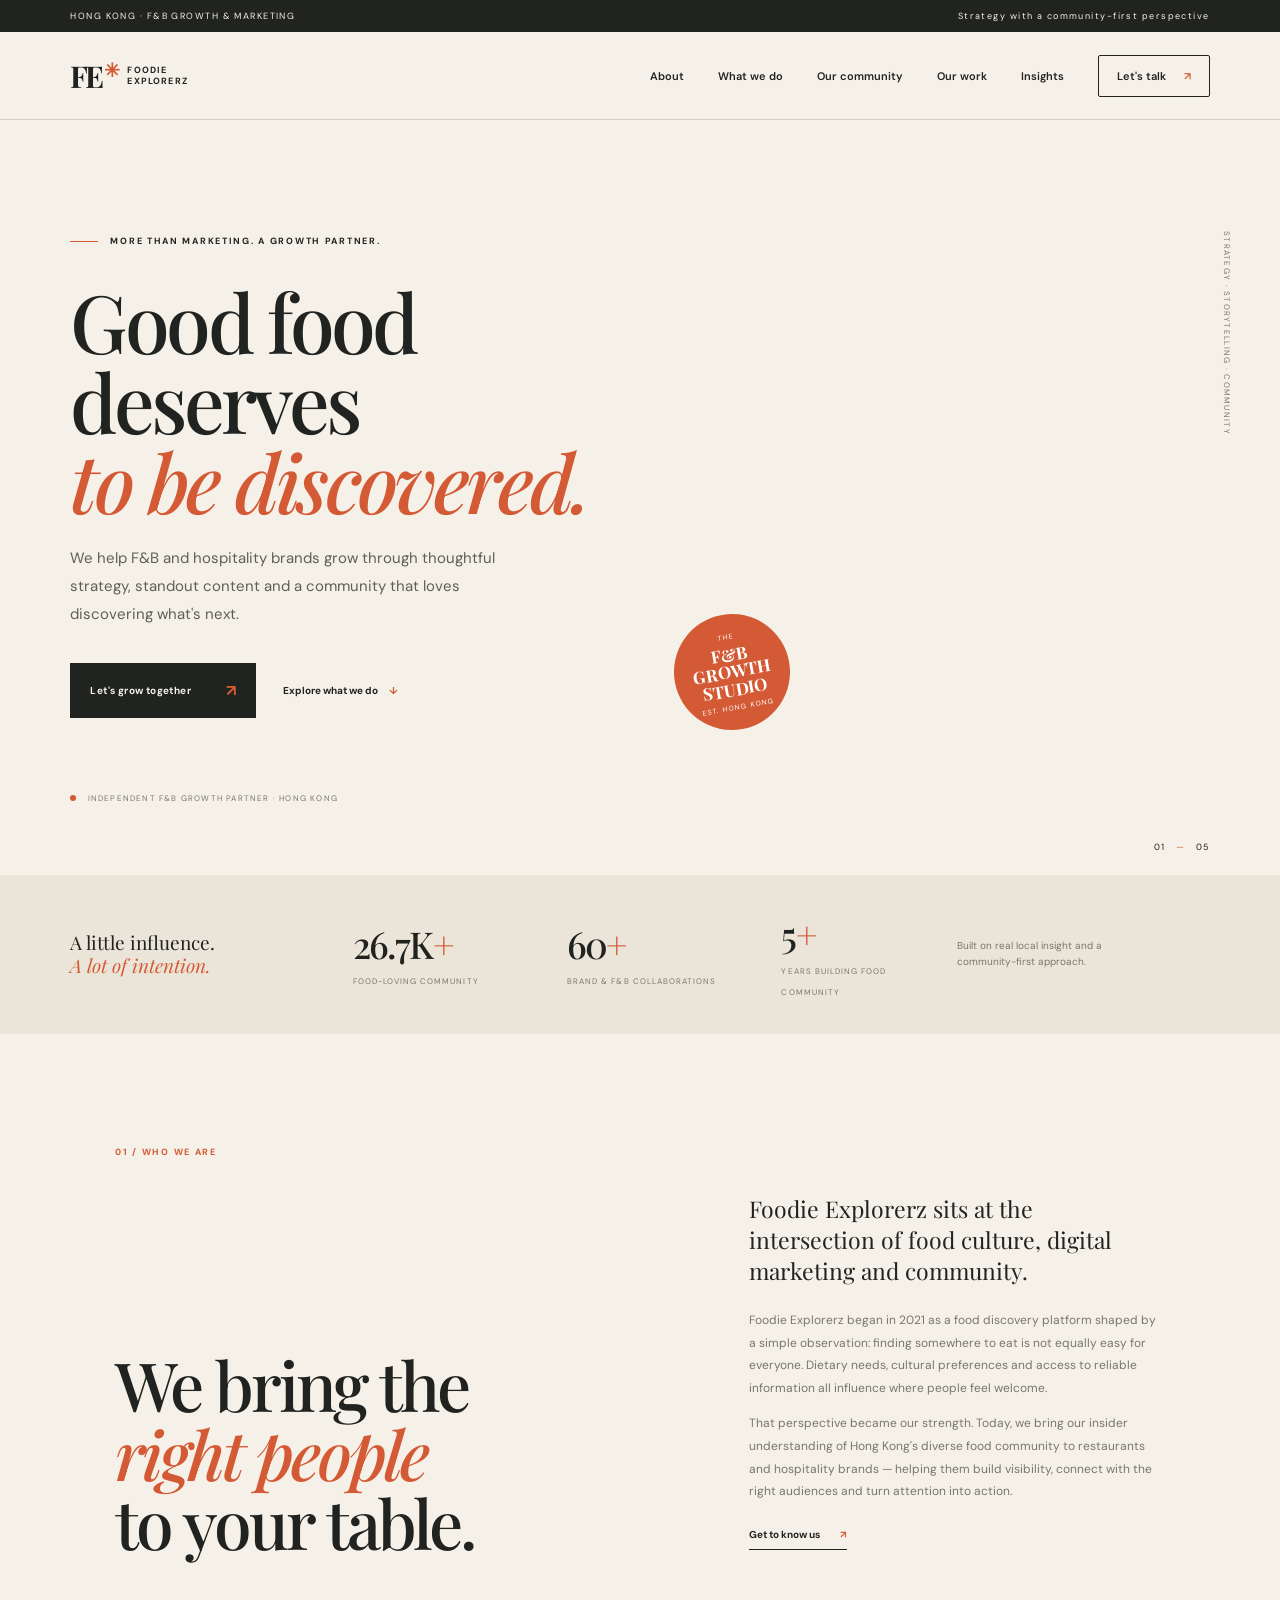
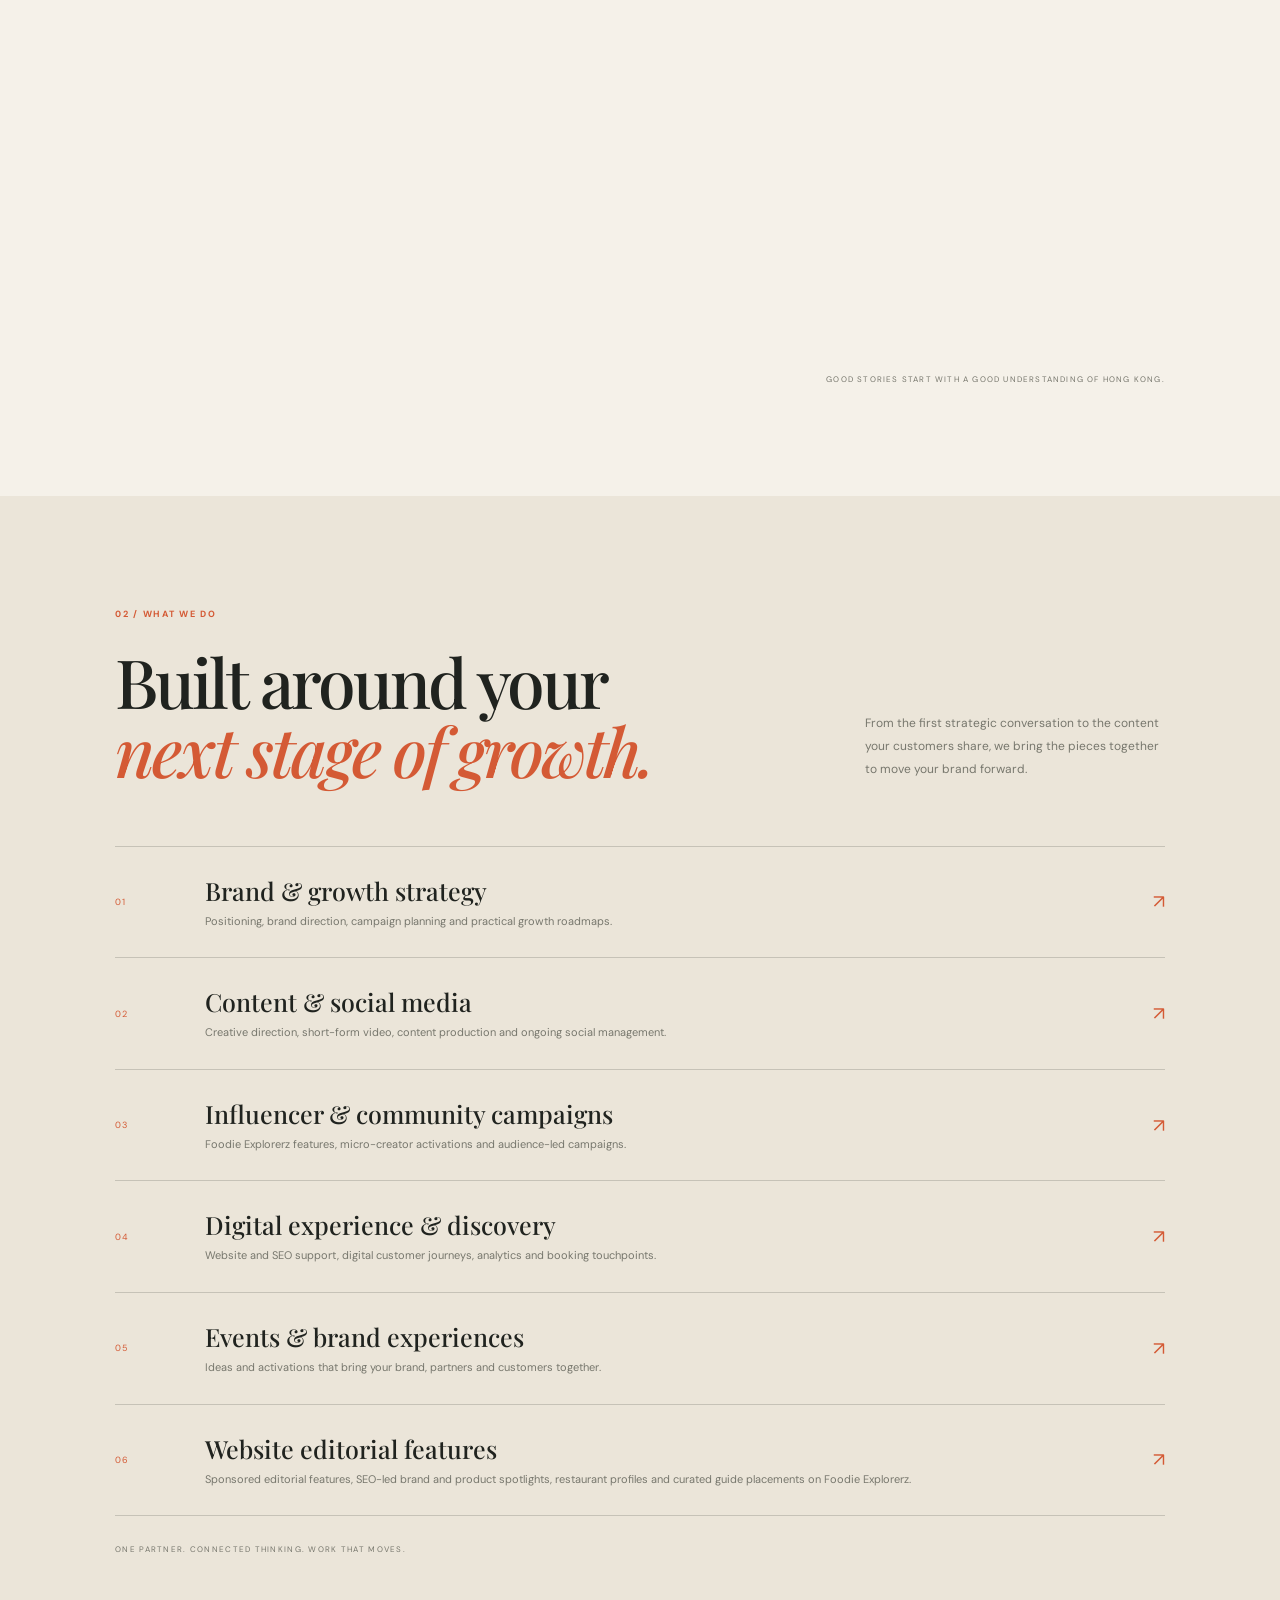
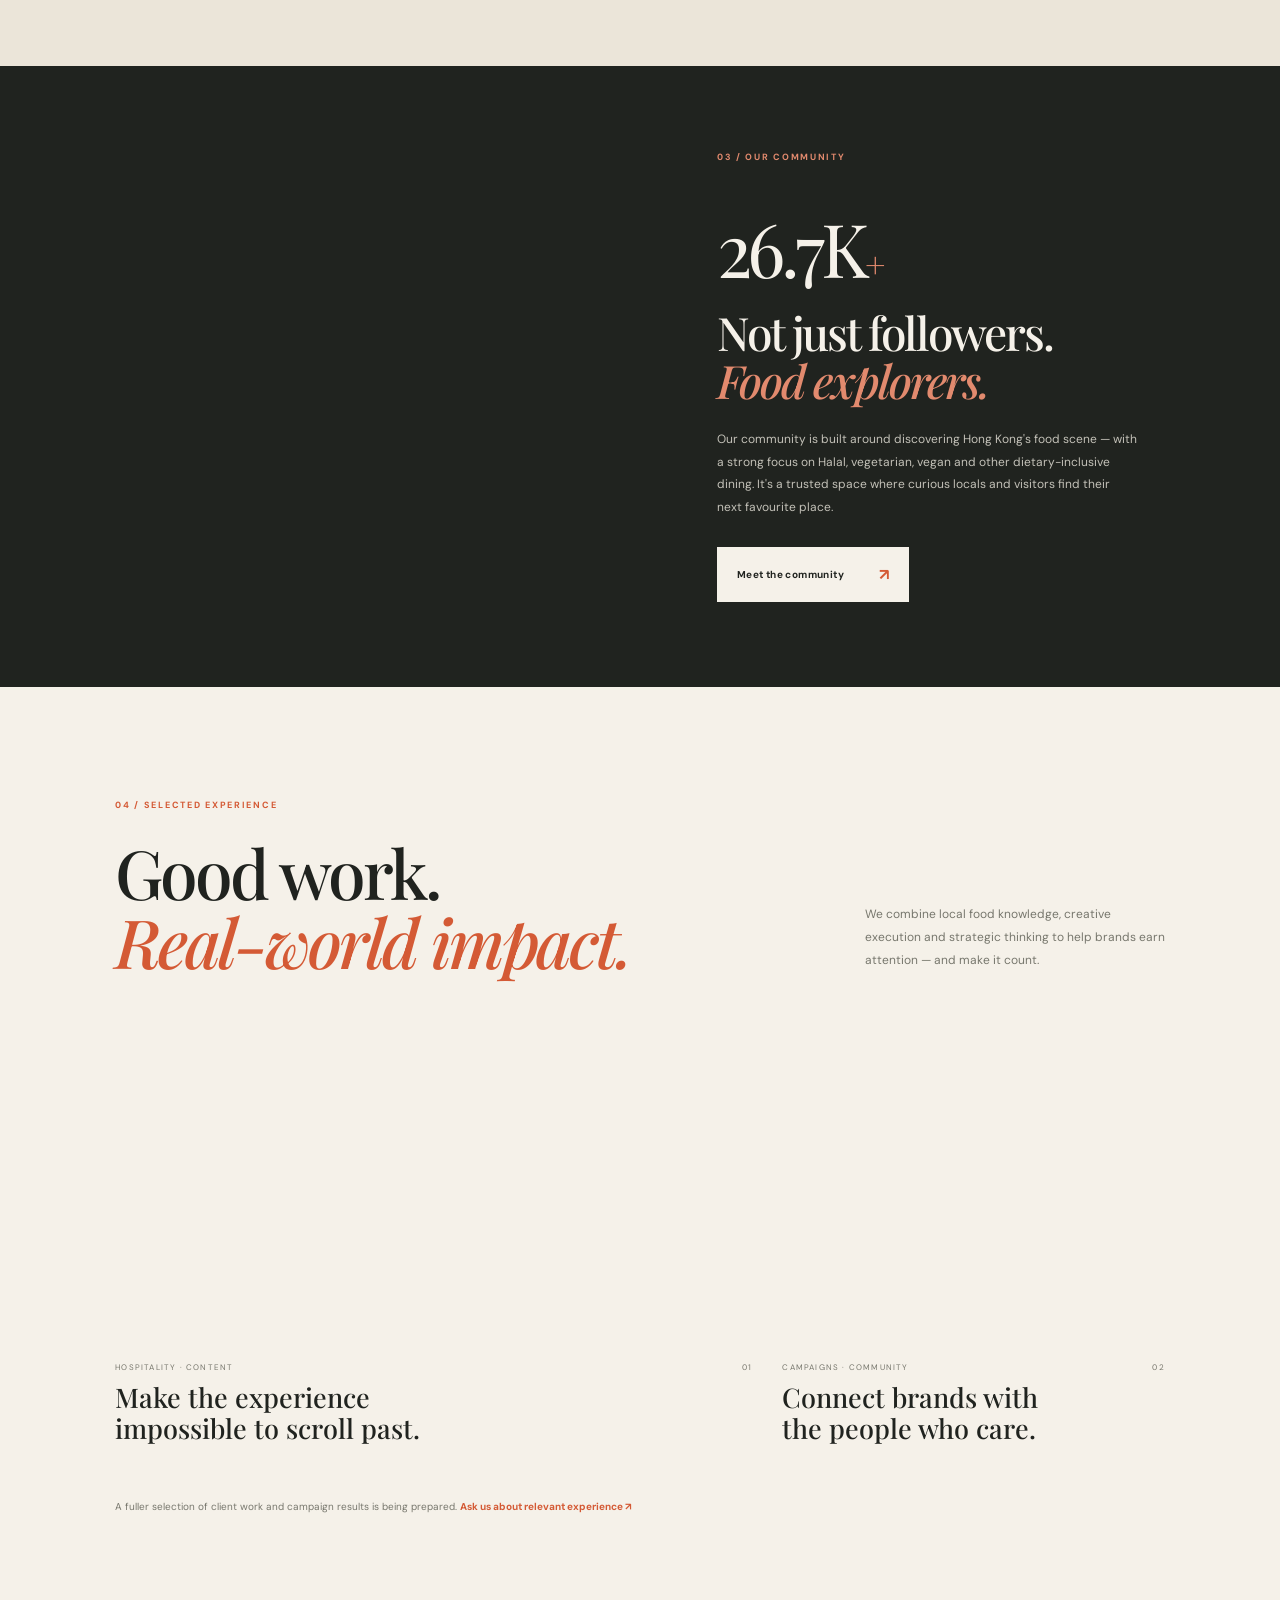
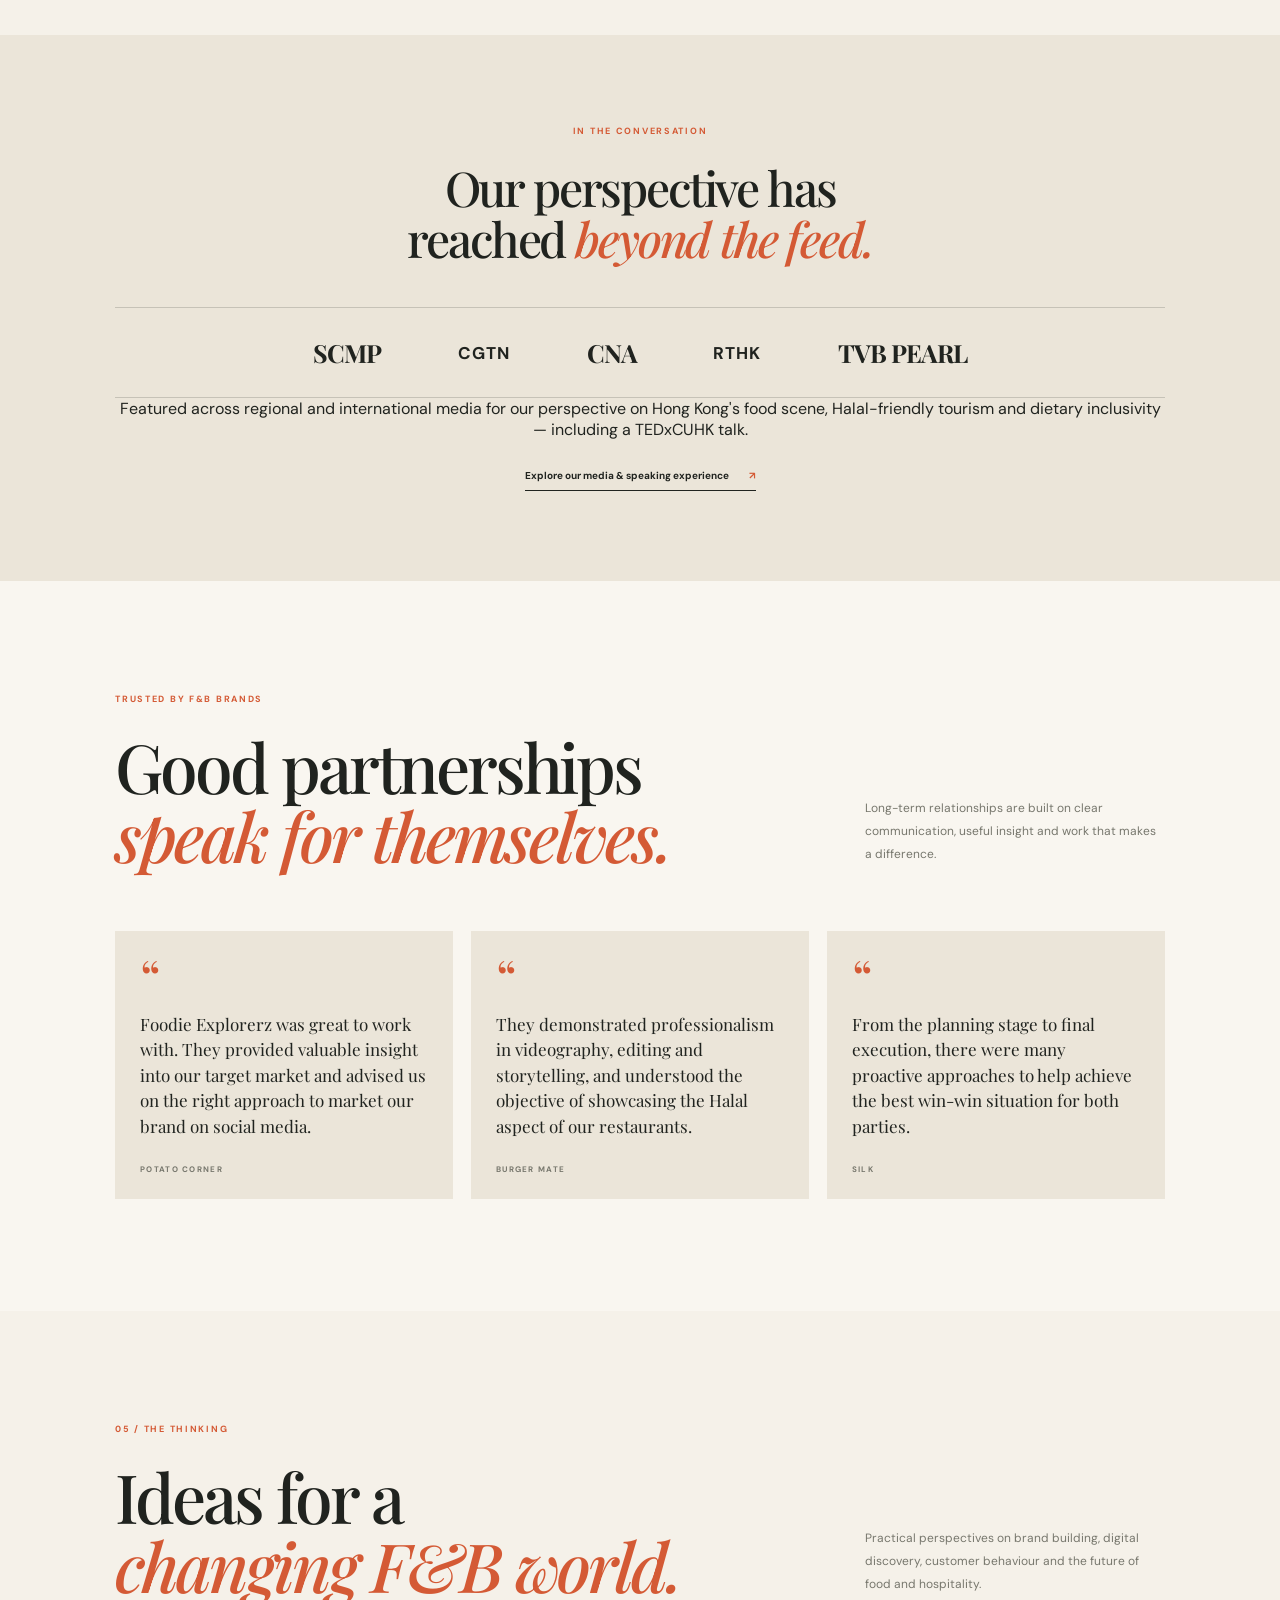
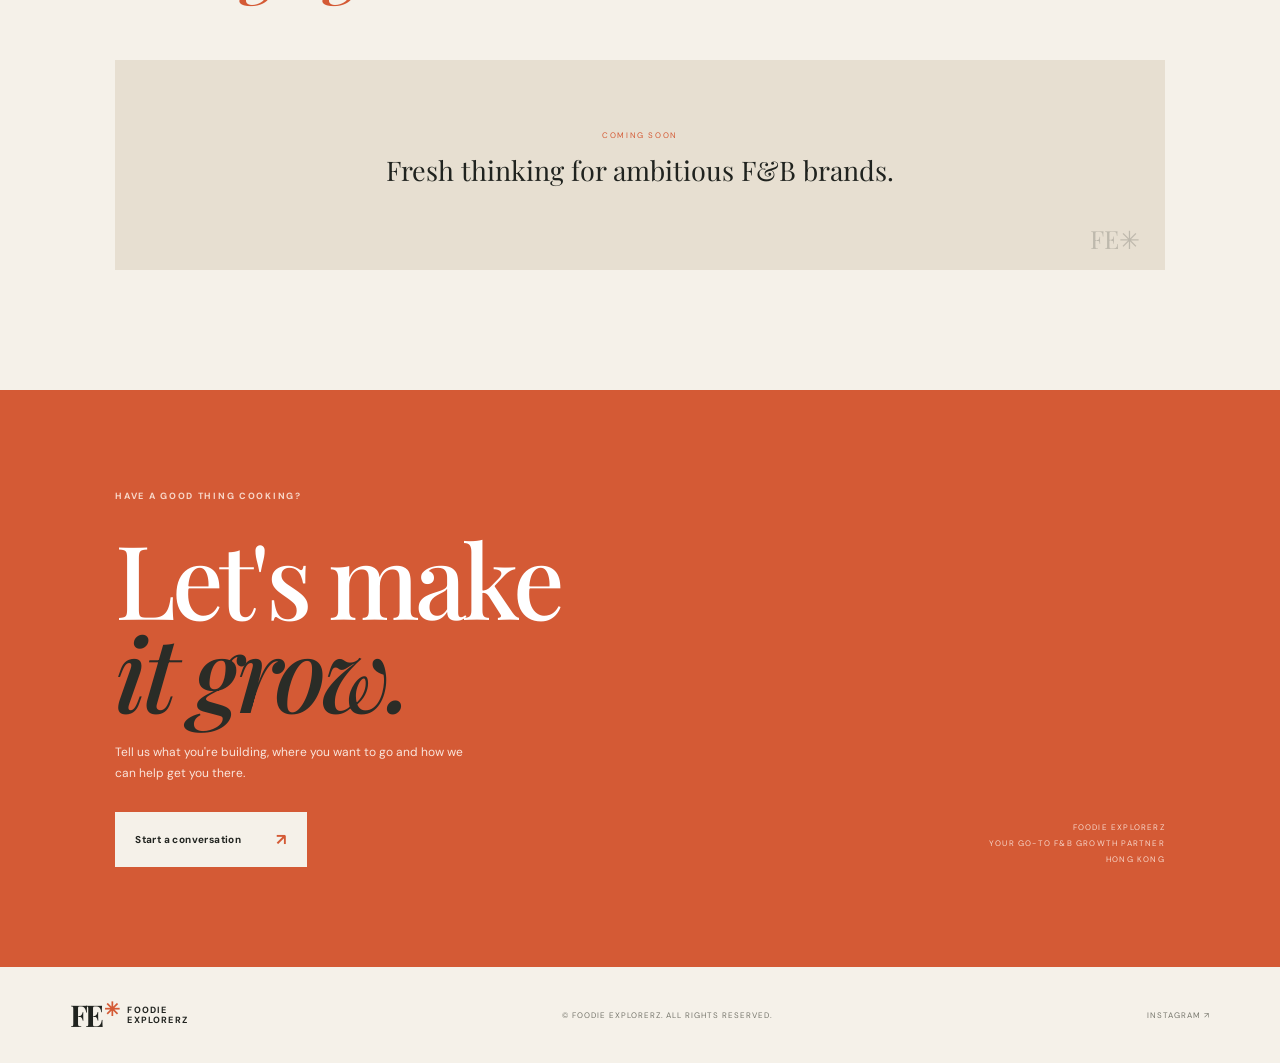
<file: index.html>
<!doctype html>
<html lang="en">
<head>
  <meta charset="utf-8">
  <meta name="viewport" content="width=device-width, initial-scale=1">
  <meta name="theme-color" content="#f5f1e9">
  <meta name="description" content="Foodie Explorerz is your go-to F&B growth partner in Hong Kong. We help food, restaurant and hospitality brands grow through strategy, content, community and campaigns.">
  <title>Foodie Explorerz — Your Go-to F&B Growth Partner</title>
  <link rel="preconnect" href="https://fonts.googleapis.com">
  <link rel="preconnect" href="https://fonts.gstatic.com" crossorigin>
  <link href="https://fonts.googleapis.com/css2?family=DM+Sans:wght@400;500;600;700&family=Playfair+Display:wght@500;600;700&display=swap" rel="stylesheet">
  <link rel="stylesheet" href="styles.css?v=20261123-hk-editorial">
</head>
<body>
  <div class="announcement"><span>HONG KONG · F&B GROWTH & MARKETING</span><span>Strategy with a community-first perspective</span></div>
  <header class="site-header">
    <a class="brand" href="#top" aria-label="Foodie Explorerz home"><span class="brand-mark">FE<span>✳</span></span><span class="brand-name">FOODIE<br>EXPLORERZ</span></a>
    <button class="menu-toggle" aria-label="Open navigation" aria-expanded="false">☰</button>
    <nav class="main-nav" aria-label="Main navigation">
      <a href="#about">About</a><a href="#services">What we do</a><a href="#community">Our community</a><a href="#work">Our work</a><a href="#insights">Insights</a>
      <a class="nav-cta" href="#contact">Let's talk <span>↗</span></a>
    </nav>
  </header>

  <main id="top">
    <section class="hero">
      <div class="hero-copy">
        <p class="eyebrow"><span class="eyebrow-line"></span> MORE THAN MARKETING. A GROWTH PARTNER.</p>
        <h1>Good food deserves<br><em>to be discovered.</em></h1>
        <p class="hero-intro">We help F&B and hospitality brands grow through thoughtful strategy, standout content and a community that loves discovering what's next.</p>
        <div class="hero-actions"><a class="button button-dark" href="#contact">Let's grow together <span>↗</span></a><a class="text-link" href="#services">Explore what we do <span>↓</span></a></div>
        <div class="hero-footnote"><span class="dot"></span> INDEPENDENT F&B GROWTH PARTNER · HONG KONG</div>
      </div>
      <div class="hero-visual">
        <div class="hero-photo photo-main" role="img" aria-label="Neon-lit streets and local food stalls in Mong Kok, Hong Kong"></div>
        <div class="hero-photo photo-detail" role="img" aria-label="A Hong Kong street-food vendor cooking at a night market"></div>
        <div class="photo-stamp"><span>THE</span><strong>F&B<br>GROWTH<br>STUDIO</strong><span>EST. HONG KONG</span></div>
        <div class="vertical-note">STRATEGY · STORYTELLING · COMMUNITY</div>
      </div>
      <div class="hero-index">01 <span>—</span> 05</div>
    </section>

    <section class="proof-strip" aria-label="Foodie Explorerz at a glance">
      <div class="proof-intro">A little influence.<br><em>A lot of intention.</em></div>
      <div class="proof-item"><strong>26.7K<span>+</span></strong><small>FOOD-LOVING COMMUNITY</small></div>
      <div class="proof-item"><strong>60<span>+</span></strong><small>BRAND & F&B COLLABORATIONS</small></div>
      <div class="proof-item"><strong>5<span>+</span></strong><small>YEARS BUILDING FOOD COMMUNITY</small></div>
      <p class="proof-note">Built on real local insight and a community-first approach.</p>
    </section>

    <section class="intro-section section-pad" id="about">
      <div class="section-kicker">01 / WHO WE ARE</div>
      <div class="intro-grid">
        <div><h2>We bring the<br><em>right people</em><br>to your table.</h2></div>
        <div class="intro-body"><p class="lead">Foodie Explorerz sits at the intersection of food culture, digital marketing and community.</p><p>Foodie Explorerz began in 2021 as a food discovery platform shaped by a simple observation: finding somewhere to eat is not equally easy for everyone. Dietary needs, cultural preferences and access to reliable information all influence where people feel welcome.</p><p>That perspective became our strength. Today, we bring our insider understanding of Hong Kong's diverse food community to restaurants and hospitality brands — helping them build visibility, connect with the right audiences and turn attention into action.</p><a class="underlined-link" href="#contact">Get to know us <span>↗</span></a></div>
      </div>
      <div class="intro-image" role="img" aria-label="A busy outdoor market street in Mong Kok, Hong Kong"></div>
      <p class="image-caption">GOOD STORIES START WITH A GOOD UNDERSTANDING OF HONG KONG.</p>
    </section>

    <section class="services-section section-pad" id="services">
      <div class="section-heading"><div><div class="section-kicker">02 / WHAT WE DO</div><h2>Built around your<br><em>next stage of growth.</em></h2></div><p>From the first strategic conversation to the content your customers share, we bring the pieces together to move your brand forward.</p></div>
      <div class="service-list">
        <article class="service-row"><span class="service-number">01</span><div><h3>Brand & growth strategy</h3><p>Positioning, brand direction, campaign planning and practical growth roadmaps.</p></div><span class="service-arrow">↗</span></article>
        <article class="service-row"><span class="service-number">02</span><div><h3>Content & social media</h3><p>Creative direction, short-form video, content production and ongoing social management.</p></div><span class="service-arrow">↗</span></article>
        <article class="service-row"><span class="service-number">03</span><div><h3>Influencer & community campaigns</h3><p>Foodie Explorerz features, micro-creator activations and audience-led campaigns.</p></div><span class="service-arrow">↗</span></article>
        <article class="service-row"><span class="service-number">04</span><div><h3>Digital experience & discovery</h3><p>Website and SEO support, digital customer journeys, analytics and booking touchpoints.</p></div><span class="service-arrow">↗</span></article>
        <article class="service-row"><span class="service-number">05</span><div><h3>Events & brand experiences</h3><p>Ideas and activations that bring your brand, partners and customers together.</p></div><span class="service-arrow">↗</span></article>
        <article class="service-row"><span class="service-number">06</span><div><h3>Website editorial features</h3><p>Sponsored editorial features, SEO-led brand and product spotlights, restaurant profiles and curated guide placements on Foodie Explorerz.</p></div><span class="service-arrow">↗</span></article>
      </div>
      <p class="services-foot">ONE PARTNER. CONNECTED THINKING. WORK THAT MOVES.</p>
    </section>

    <section class="community-section" id="community">
      <div class="community-photo" role="img" aria-label="A lively Hong Kong street market with local stalls and pedestrians"></div>
      <div class="community-copy"><div class="section-kicker">03 / OUR COMMUNITY</div><p class="giant-number">26.7K<span>+</span></p><h2>Not just followers.<br><em>Food explorers.</em></h2><p>Our community is built around discovering Hong Kong's food scene — with a strong focus on Halal, vegetarian, vegan and other dietary-inclusive dining. It's a trusted space where curious locals and visitors find their next favourite place.</p><a class="button button-light" href="https://www.instagram.com/foodie_explorerz/" target="_blank" rel="noopener">Meet the community <span>↗</span></a></div>
    </section>

    <section class="work-section section-pad" id="work">
      <div class="section-heading"><div><div class="section-kicker">04 / SELECTED EXPERIENCE</div><h2>Good work.<br><em>Real-world impact.</em></h2></div><p>We combine local food knowledge, creative execution and strategic thinking to help brands earn attention — and make it count.</p></div>
      <div class="work-grid">
        <div class="work-card work-card-large"><div class="work-image work-image-one" role="img" aria-label="Hong Kong neighbourhood street scene"></div><div class="work-meta"><span>HOSPITALITY · CONTENT</span><span>01</span></div><h3>Make the experience<br>impossible to scroll past.</h3></div>
        <div class="work-card"><div class="work-image work-image-two" role="img" aria-label="Hong Kong street-food vendor preparing food"></div><div class="work-meta"><span>CAMPAIGNS · COMMUNITY</span><span>02</span></div><h3>Connect brands with<br>the people who care.</h3></div>
      </div>
      <p class="portfolio-note">A fuller selection of client work and campaign results is being prepared. <a href="#contact">Ask us about relevant experience ↗</a></p>
    </section>

    <section class="press-section section-pad">
      <div class="section-kicker">IN THE CONVERSATION</div><h2>Our perspective has<br>reached <em>beyond the feed.</em></h2>
      <div class="press-logos"><span>SCMP</span><span>CGTN</span><span>CNA</span><span>RTHK</span><span>TVB PEARL</span></div>
      <p>Featured across regional and international media for our perspective on Hong Kong's food scene, Halal-friendly tourism and dietary inclusivity — including a TEDxCUHK talk.</p>
      <a class="underlined-link" href="https://www.ted.com/" target="_blank" rel="noopener">Explore our media & speaking experience <span>↗</span></a>
    </section>

    <section class="testimonials-section section-pad" id="testimonials">
      <div class="section-heading"><div><div class="section-kicker">TRUSTED BY F&B BRANDS</div><h2>Good partnerships<br><em>speak for themselves.</em></h2></div><p>Long-term relationships are built on clear communication, useful insight and work that makes a difference.</p></div>
      <div class="testimonial-grid">
        <blockquote><span>“</span><p>Foodie Explorerz was great to work with. They provided valuable insight into our target market and advised us on the right approach to market our brand on social media.</p><cite>POTATO CORNER</cite></blockquote>
        <blockquote><span>“</span><p>They demonstrated professionalism in videography, editing and storytelling, and understood the objective of showcasing the Halal aspect of our restaurants.</p><cite>BURGER MATE</cite></blockquote>
        <blockquote><span>“</span><p>From the planning stage to final execution, there were many proactive approaches to help achieve the best win-win situation for both parties.</p><cite>SILK</cite></blockquote>
      </div>
    </section>

    <section class="insights-section section-pad" id="insights">
      <div class="section-heading"><div><div class="section-kicker">05 / THE THINKING</div><h2>Ideas for a<br><em>changing F&B world.</em></h2></div><p>Practical perspectives on brand building, digital discovery, customer behaviour and the future of food and hospitality.</p></div>
      <div class="insight-placeholder"><span>COMING SOON</span><p>Fresh thinking for ambitious F&B brands.</p><span class="insight-mark">FE✳</span></div>
    </section>

    <section class="contact-section" id="contact">
      <div class="contact-inner"><div class="section-kicker">HAVE A GOOD THING COOKING?</div><h2>Let's make<br><em>it grow.</em></h2><p>Tell us what you're building, where you want to go and how we can help get you there.</p><a class="button button-light" href="https://www.instagram.com/foodie_explorerz/" target="_blank" rel="noopener">Start a conversation <span>↗</span></a></div>
      <div class="contact-side">FOODIE EXPLORERZ<br>YOUR GO-TO F&B GROWTH PARTNER<br>HONG KONG</div>
    </section>
  </main>
  <footer class="site-footer"><a class="brand brand-footer" href="#top"><span class="brand-mark">FE<span>✳</span></span><span class="brand-name">FOODIE<br>EXPLORERZ</span></a><span>© <span id="year"></span> FOODIE EXPLORERZ. ALL RIGHTS RESERVED.</span><a href="https://www.instagram.com/foodie_explorerz/" target="_blank" rel="noopener">INSTAGRAM ↗</a></footer>
  <script src="script.js"></script>
</body>
</html>
</file>
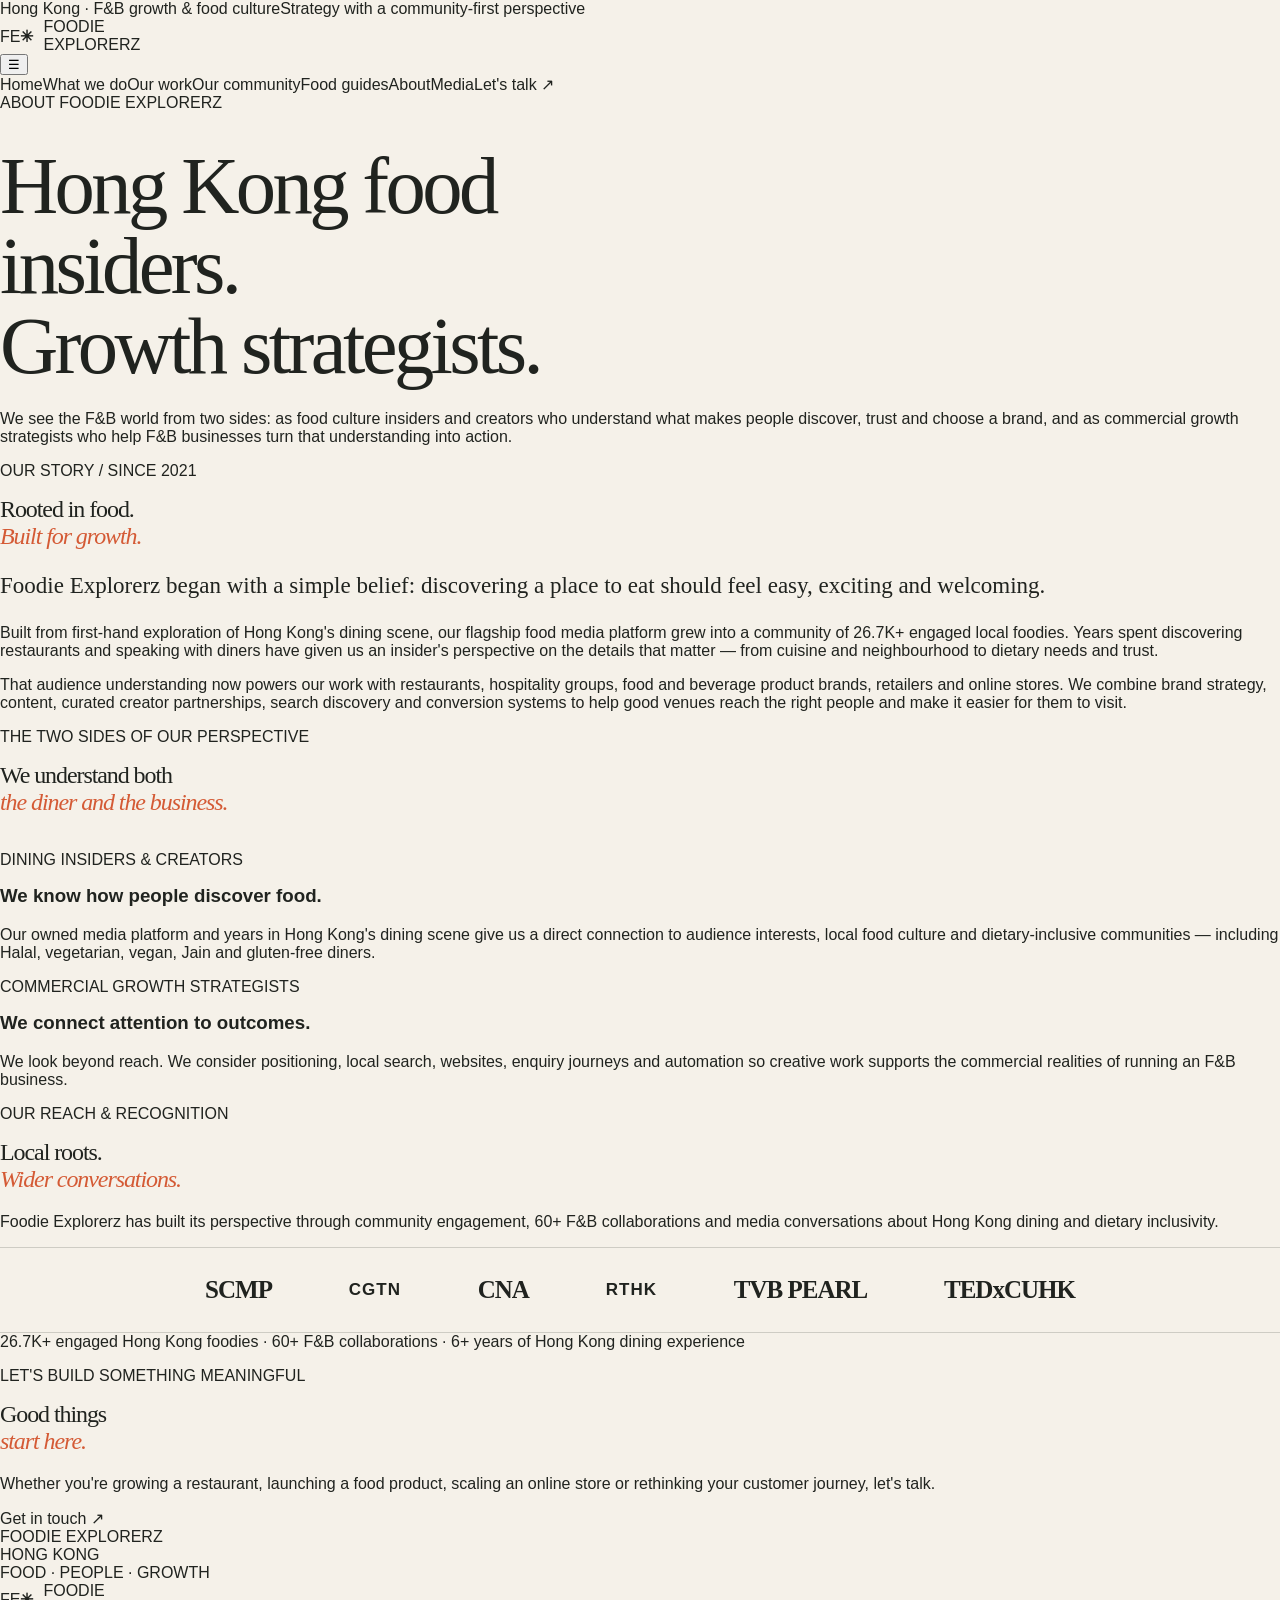
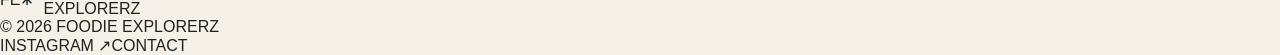
<file: about.html>
<!doctype html><html lang="en"><head><meta charset="utf-8"><meta name="viewport" content="width=device-width,initial-scale=1"><meta name="description" content="Hong Kong's F&B growth partner combining food media authority, curated creator campaigns, digital storefronts and smart booking workflows."><meta name="theme-color" content="#f6f2ea"><title>About Foodie Explorerz | Foodie Explorerz</title><link rel="stylesheet" href="styles.css?v=20261122-expanded-fnb"></head><body><div class="topline"><span>Hong Kong · F&B growth & food culture</span><span>Strategy with a community-first perspective</span></div><header class="header"><a class="brand" href="index.html"><span class="brand-symbol">FE<b>✳</b></span><span class="brand-word">FOODIE<br>EXPLORERZ</span></a><button class="menu" aria-label="Toggle navigation" aria-expanded="false">☰</button><nav class="nav"><a class="" href="index.html">Home</a><a class="" href="services.html">What we do</a><a class="" href="work.html">Our work</a><a href="community.html">Our community</a><a href="guides.html">Food guides</a><a class="active" href="about.html">About</a><a href="media.html">Media</a><a class="nav-button " href="contact.html">Let's talk <span>↗</span></a></nav></header><main><section class="page-hero"><p class="kicker">ABOUT FOODIE EXPLORERZ</p><h1 class="display about-title"><span class="about-black">Hong Kong food<br>insiders.</span><br><span class="about-orange">Growth strategists.</span></h1><p class="body-copy">We see the F&B world from two sides: as food culture insiders and creators who understand what makes people discover, trust and choose a brand, and as commercial growth strategists who help F&B businesses turn that understanding into action.</p></section><div class="page-banner" style="background-image:url('https://images.unsplash.com/photo-1556911220-bff31c812dba?auto=format&fit=crop&w=1800&q=85')"></div><section class="section"><div class="split"><div><p class="kicker">OUR STORY / SINCE 2021</p><h2 class="h2">Rooted in food.<br><em>Built for growth.</em></h2></div><div><p class="lead">Foodie Explorerz began with a simple belief: discovering a place to eat should feel easy, exciting and welcoming.</p><p class="body-copy">Built from first-hand exploration of Hong Kong's dining scene, our flagship food media platform grew into a community of 26.7K+ engaged local foodies. Years spent discovering restaurants and speaking with diners have given us an insider's perspective on the details that matter — from cuisine and neighbourhood to dietary needs and trust.</p><p class="body-copy">That audience understanding now powers our work with restaurants, hospitality groups, food and beverage product brands, retailers and online stores. We combine brand strategy, content, curated creator partnerships, search discovery and conversion systems to help good venues reach the right people and make it easier for them to visit.</p></div></div></section><section class="section services-preview"><p class="kicker">THE TWO SIDES OF OUR PERSPECTIVE</p><h2 class="h2">We understand both<br><em>the diner and the business.</em></h2><div class="feature-list" style="margin-top:35px"><article class="feature"><p class="kicker">DINING INSIDERS & CREATORS</p><h3>We know how people discover food.</h3><p>Our owned media platform and years in Hong Kong's dining scene give us a direct connection to audience interests, local food culture and dietary-inclusive communities — including Halal, vegetarian, vegan, Jain and gluten-free diners.</p></article><article class="feature"><p class="kicker">COMMERCIAL GROWTH STRATEGISTS</p><h3>We connect attention to outcomes.</h3><p>We look beyond reach. We consider positioning, local search, websites, enquiry journeys and automation so creative work supports the commercial realities of running an F&B business.</p></article></div></section><section class="section"><div class="section-head"><div><p class="kicker">OUR REACH & RECOGNITION</p><h2 class="h2">Local roots.<br><em>Wider conversations.</em></h2></div><p class="body-copy">Foodie Explorerz has built its perspective through community engagement, 60+ F&B collaborations and media conversations about Hong Kong dining and dietary inclusivity.</p></div><div class="press-logos"><span>SCMP</span><span>CGTN</span><span>CNA</span><span>RTHK</span><span>TVB PEARL</span><span>TEDxCUHK</span></div><p class="about-proofline">26.7K+ engaged Hong Kong foodies <span>·</span> 60+ F&B collaborations <span>·</span> 6+ years of Hong Kong dining experience</p></section><section class="cta"><div><p class="kicker">LET'S BUILD SOMETHING MEANINGFUL</p><h2>Good things<br><em>start here.</em></h2><p>Whether you're growing a restaurant, launching a food product, scaling an online store or rethinking your customer journey, let's talk.</p><a class="btn btn-light" href="contact.html">Get in touch <span class="arrow">↗</span></a></div><div class="cta-aside">FOODIE EXPLORERZ<br>HONG KONG<br>FOOD · PEOPLE · GROWTH</div></section></main><footer class="footer"><a class="brand" href="index.html"><span class="brand-symbol">FE<b>✳</b></span><span class="brand-word">FOODIE<br>EXPLORERZ</span></a><span>© <span data-year></span> FOODIE EXPLORERZ</span><div class="footer-links"><a href="https://www.instagram.com/foodie_explorerz/" target="_blank" rel="noopener">INSTAGRAM ↗</a><a href="contact.html">CONTACT</a></div></footer><script src="script.js"></script></body></html>
</file>
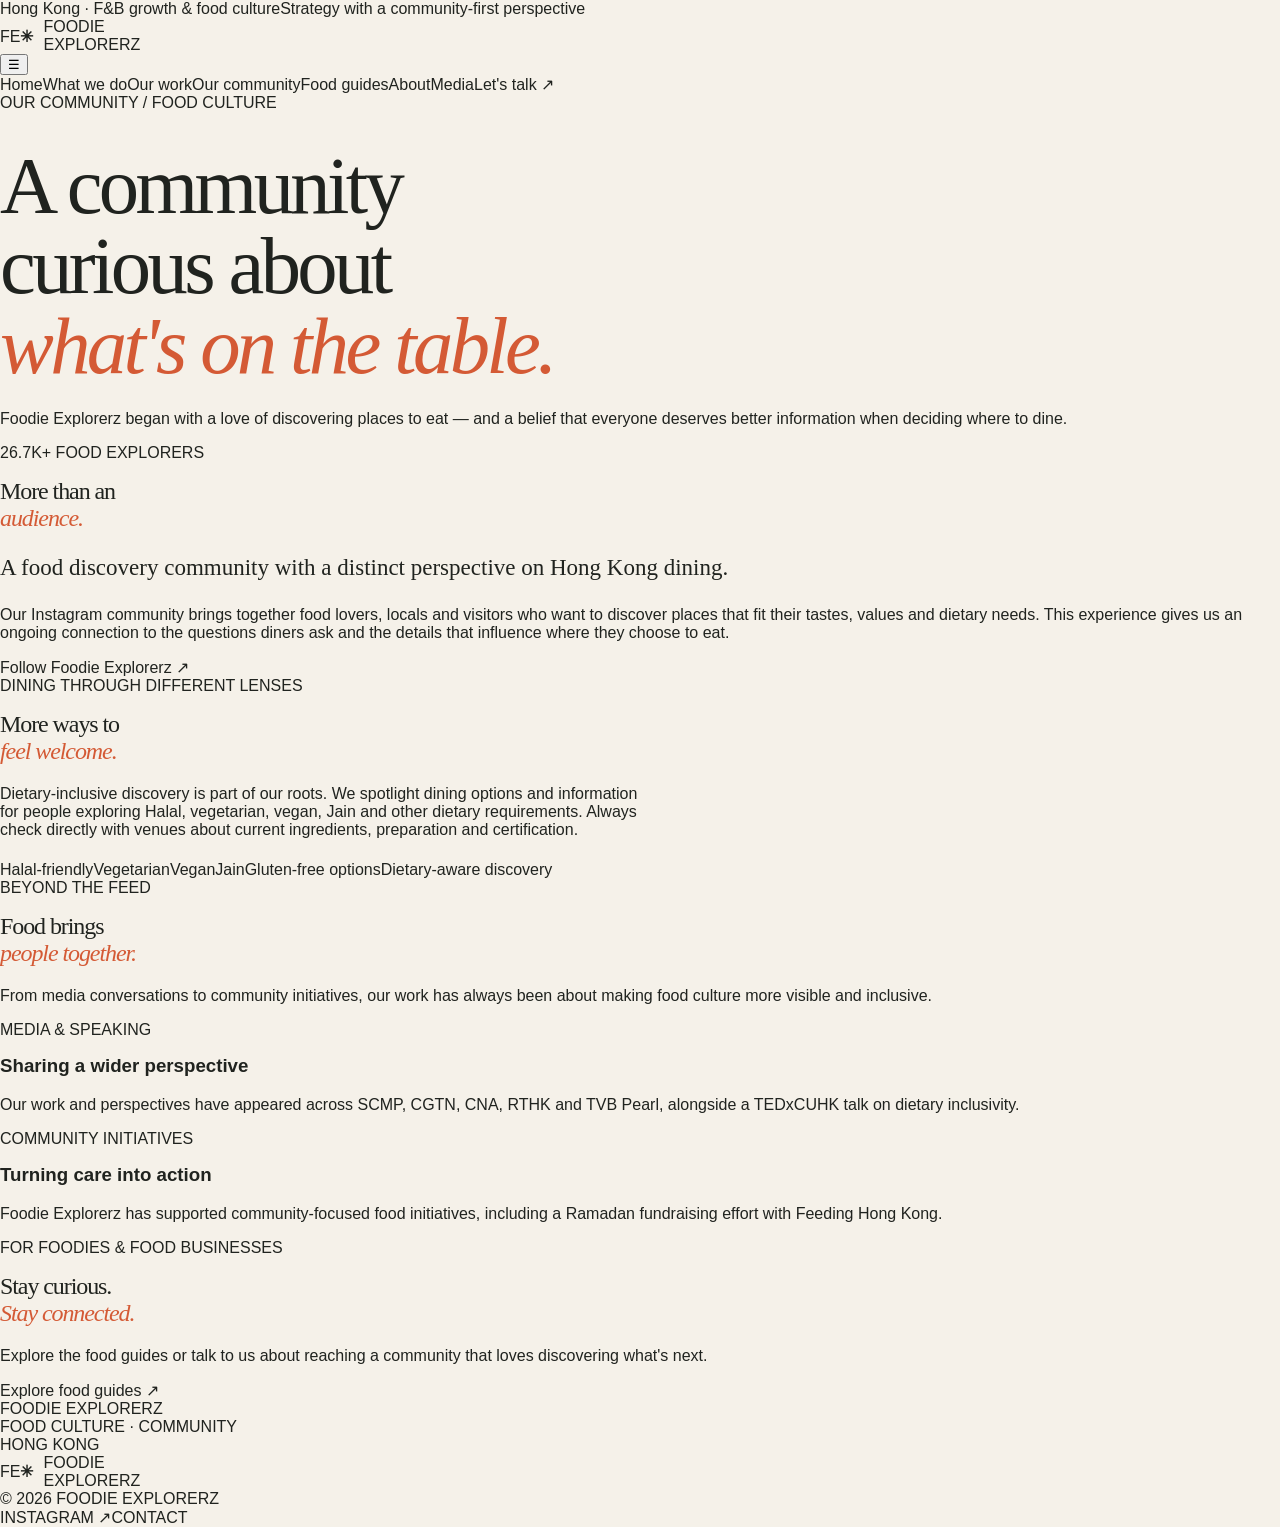
<file: community.html>
<!doctype html><html lang="en"><head><meta charset="utf-8"><meta name="viewport" content="width=device-width,initial-scale=1"><title>Our Community | Foodie Explorerz</title><link rel="stylesheet" href="styles.css?v=20261119-content-blog-22px"></head><body><div class="topline"><span>Hong Kong · F&B growth & food culture</span><span>Strategy with a community-first perspective</span></div><header class="header"><a class="brand" href="index.html"><span class="brand-symbol">FE<b>✳</b></span><span class="brand-word">FOODIE<br>EXPLORERZ</span></a><button class="menu" aria-label="Toggle navigation">☰</button><nav class="nav"><a href="index.html">Home</a><a href="services.html">What we do</a><a href="work.html">Our work</a><a class="active" href="community.html">Our community</a><a href="guides.html">Food guides</a><a href="about.html">About</a><a href="media.html">Media</a><a class="nav-button" href="contact.html">Let's talk <span>↗</span></a></nav></header><main><section class="page-hero"><p class="kicker">OUR COMMUNITY / FOOD CULTURE</p><h1 class="display">A community<br>curious about<br><em>what's on the table.</em></h1><p class="body-copy">Foodie Explorerz began with a love of discovering places to eat — and a belief that everyone deserves better information when deciding where to dine.</p></section><div class="page-banner" style="background-image:url('https://images.unsplash.com/photo-1517248135467-4c7edcad34c4?auto=format&fit=crop&w=1800&q=85')"></div><section class="section"><div class="split"><div><p class="kicker">26.7K+ FOOD EXPLORERS</p><h2 class="h2">More than an<br><em>audience.</em></h2></div><div><p class="lead">A food discovery community with a distinct perspective on Hong Kong dining.</p><p class="body-copy">Our Instagram community brings together food lovers, locals and visitors who want to discover places that fit their tastes, values and dietary needs. This experience gives us an ongoing connection to the questions diners ask and the details that influence where they choose to eat.</p><a class="btn" href="https://www.instagram.com/foodie_explorerz/" target="_blank" rel="noopener">Follow Foodie Explorerz <span class="arrow">↗</span></a></div></div></section><section class="section services-preview"><p class="kicker">DINING THROUGH DIFFERENT LENSES</p><h2 class="h2">More ways to<br><em>feel welcome.</em></h2><p class="body-copy" style="max-width:650px">Dietary-inclusive discovery is part of our roots. We spotlight dining options and information for people exploring Halal, vegetarian, vegan, Jain and other dietary requirements. Always check directly with venues about current ingredients, preparation and certification.</p><div style="margin-top:22px"><span class="tag">Halal-friendly</span><span class="tag">Vegetarian</span><span class="tag">Vegan</span><span class="tag">Jain</span><span class="tag">Gluten-free options</span><span class="tag">Dietary-aware discovery</span></div></section><section class="section"><div class="section-head"><div><p class="kicker">BEYOND THE FEED</p><h2 class="h2">Food brings<br><em>people together.</em></h2></div><p class="body-copy">From media conversations to community initiatives, our work has always been about making food culture more visible and inclusive.</p></div><div class="feature-list"><article class="feature"><p class="kicker">MEDIA & SPEAKING</p><h3>Sharing a wider perspective</h3><p>Our work and perspectives have appeared across SCMP, CGTN, CNA, RTHK and TVB Pearl, alongside a TEDxCUHK talk on dietary inclusivity.</p></article><article class="feature"><p class="kicker">COMMUNITY INITIATIVES</p><h3>Turning care into action</h3><p>Foodie Explorerz has supported community-focused food initiatives, including a Ramadan fundraising effort with Feeding Hong Kong.</p></article></div></section><section class="cta"><div><p class="kicker">FOR FOODIES & FOOD BUSINESSES</p><h2>Stay curious.<br><em>Stay connected.</em></h2><p>Explore the food guides or talk to us about reaching a community that loves discovering what's next.</p><a class="btn btn-light" href="guides.html">Explore food guides <span class="arrow">↗</span></a></div><div class="cta-aside">FOODIE EXPLORERZ<br>FOOD CULTURE · COMMUNITY<br>HONG KONG</div></section></main><footer class="footer"><a class="brand" href="index.html"><span class="brand-symbol">FE<b>✳</b></span><span class="brand-word">FOODIE<br>EXPLORERZ</span></a><span>© <span data-year></span> FOODIE EXPLORERZ</span><div class="footer-links"><a href="https://www.instagram.com/foodie_explorerz/">INSTAGRAM ↗</a><a href="contact.html">CONTACT</a></div></footer><script src="script.js"></script></body></html>
</file>
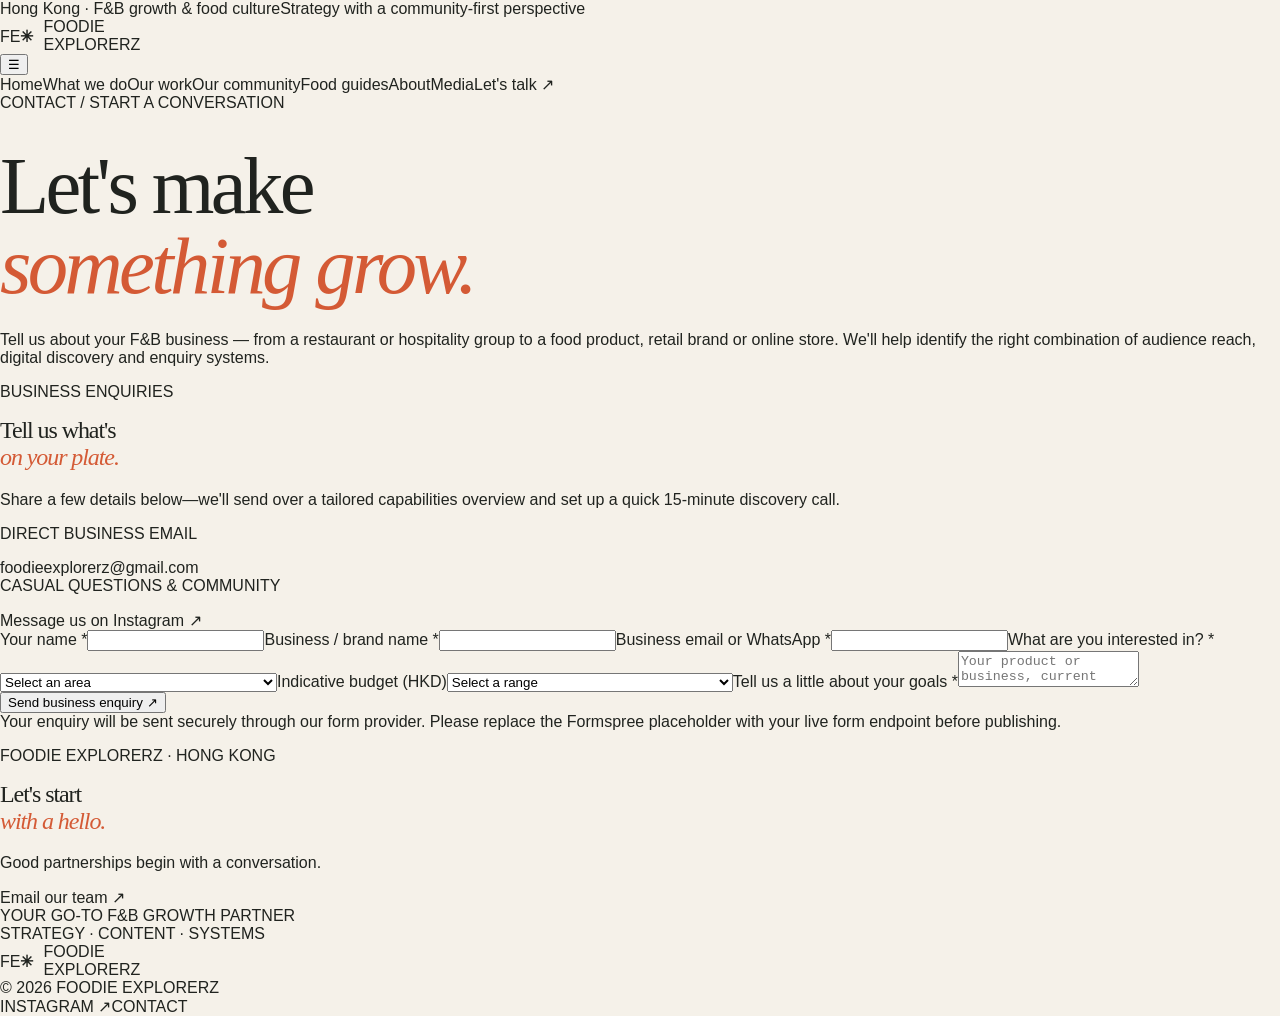
<file: contact.html>
<!doctype html><html lang="en"><head><meta charset="utf-8"><meta name="viewport" content="width=device-width,initial-scale=1"><meta name="description" content="Hong Kong's F&B growth partner combining food media authority, curated creator campaigns, digital storefronts and smart booking workflows."><meta name="theme-color" content="#f6f2ea"><title>Contact Foodie Explorerz | Foodie Explorerz</title><link rel="stylesheet" href="styles.css?v=20261122-expanded-fnb"></head><body><div class="topline"><span>Hong Kong · F&B growth & food culture</span><span>Strategy with a community-first perspective</span></div><header class="header"><a class="brand" href="index.html"><span class="brand-symbol">FE<b>✳</b></span><span class="brand-word">FOODIE<br>EXPLORERZ</span></a><button class="menu" aria-label="Toggle navigation" aria-expanded="false">☰</button><nav class="nav"><a class="" href="index.html">Home</a><a class="" href="services.html">What we do</a><a class="" href="work.html">Our work</a><a href="community.html">Our community</a><a href="guides.html">Food guides</a><a class="" href="about.html">About</a><a href="media.html">Media</a><a class="nav-button active" href="contact.html">Let's talk <span>↗</span></a></nav></header><main><section class="page-hero"><p class="kicker">CONTACT / START A CONVERSATION</p><h1 class="display">Let's make<br><em>something grow.</em></h1><p class="body-copy">Tell us about your F&B business — from a restaurant or hospitality group to a food product, retail brand or online store. We'll help identify the right combination of audience reach, digital discovery and enquiry systems.</p></section><section class="section services-preview"><div class="contact-layout"><div><p class="kicker">BUSINESS ENQUIRIES</p><h2 class="h2">Tell us what's<br><em>on your plate.</em></h2><p class="body-copy">Share a few details below—we'll send over a tailored capabilities overview and set up a quick 15-minute discovery call.</p><p class="contact-email-label">DIRECT BUSINESS EMAIL</p><a class="contact-email" href="mailto:foodieexplorerz@gmail.com">foodieexplorerz@gmail.com</a><div class="contact-social"><p class="kicker">CASUAL QUESTIONS & COMMUNITY</p><a class="btn" href="https://www.instagram.com/foodie_explorerz/" target="_blank" rel="noopener">Message us on Instagram <span class="arrow">↗</span></a></div></div><div><form class="form inquiry-form" action="https://formspree.io/f/YOUR_FORM_ID" method="POST"><input type="hidden" name="_subject" value="New Foodie Explorerz business enquiry"><label for="name">Your name *</label><input id="name" name="name" type="text" autocomplete="name" required><label for="restaurant_brand">Business / brand name *</label><input id="restaurant_brand" name="restaurant_brand" type="text" required><label for="contact_email_or_whatsapp">Business email or WhatsApp *</label><input id="contact_email_or_whatsapp" name="contact_email_or_whatsapp" type="text" required><label for="interest">What are you interested in? *</label><select id="interest" name="interest" required><option value="" selected disabled>Select an area</option><option>Acquisition & Brand Storytelling</option><option>Digital Storefronts & Search Discovery</option><option>Smart Enquiry & Retention Systems</option><option>Digital Storefront & Search Foundation</option><option>F&B Brand Launch & Visibility Pack</option><option>60-Day Buzz & Creator Seeding Campaign</option><option>AI Enquiry & Local Discovery Upgrade</option><option>Monthly Growth Retainers</option><option>Not sure — I'd like a recommendation</option></select><label for="budget_range">Indicative budget (HKD)</label><select id="budget_range" name="budget_range"><option value="" selected>Select a range</option><option>Below HK$5,000</option><option>HK$5,000–10,000</option><option>HK$10,000–20,000</option><option>HK$20,000–40,000</option><option>HK$40,000+</option><option>Monthly retainer — open to recommendation</option></select><label for="message">Tell us a little about your goals *</label><textarea id="message" name="message" required placeholder="Your product or business, current challenge, timeline and what you'd like to achieve…"></textarea><button class="btn" type="submit">Send business enquiry <span class="arrow">↗</span></button><p class="form-note">Your enquiry will be sent securely through our form provider. Please replace the Formspree placeholder with your live form endpoint before publishing.</p></form></div></div></section><section class="cta"><div><p class="kicker">FOODIE EXPLORERZ · HONG KONG</p><h2>Let's start<br><em>with a hello.</em></h2><p>Good partnerships begin with a conversation.</p><a class="btn btn-light" href="mailto:foodieexplorerz@gmail.com">Email our team <span class="arrow">↗</span></a></div><div class="cta-aside">YOUR GO-TO F&B GROWTH PARTNER<br>STRATEGY · CONTENT · SYSTEMS</div></section></main><footer class="footer"><a class="brand" href="index.html"><span class="brand-symbol">FE<b>✳</b></span><span class="brand-word">FOODIE<br>EXPLORERZ</span></a><span>© <span data-year></span> FOODIE EXPLORERZ</span><div class="footer-links"><a href="https://www.instagram.com/foodie_explorerz/" target="_blank" rel="noopener">INSTAGRAM ↗</a><a href="contact.html">CONTACT</a></div></footer><script src="script.js"></script></body></html>
</file>
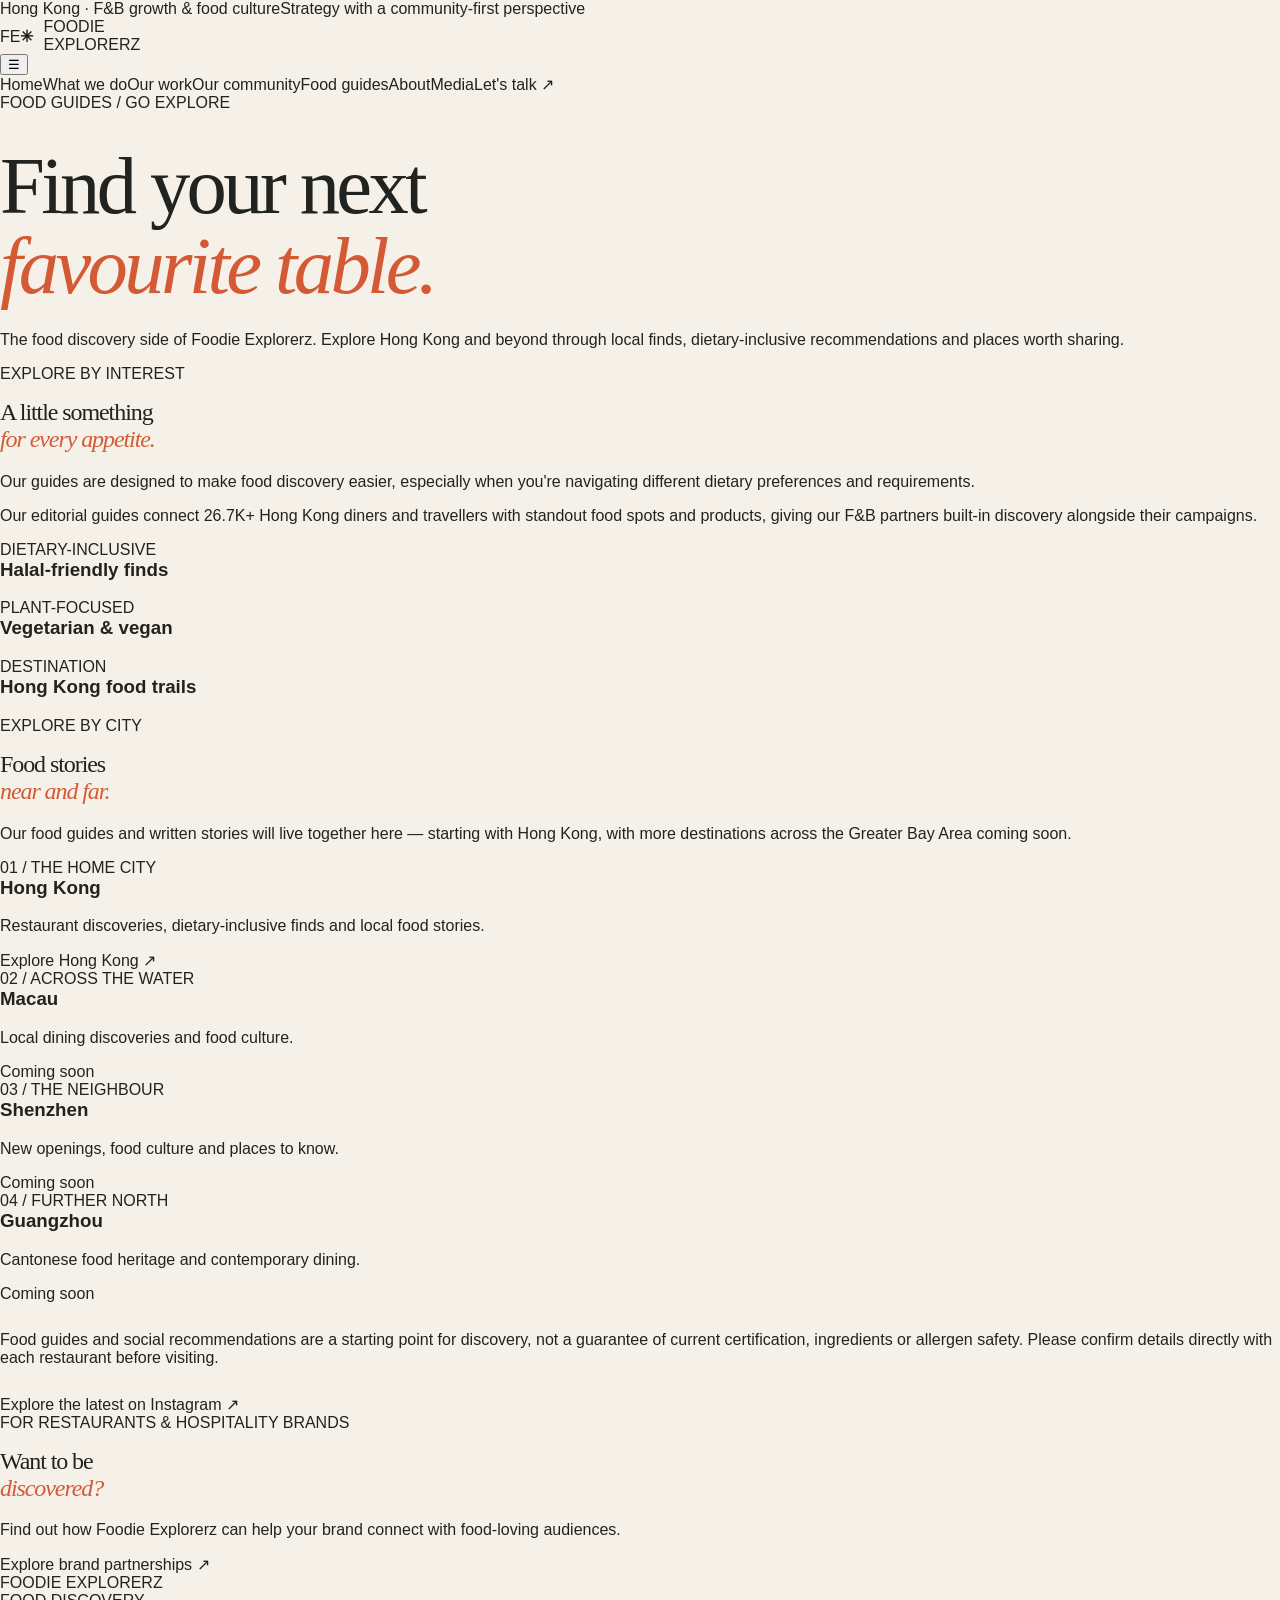
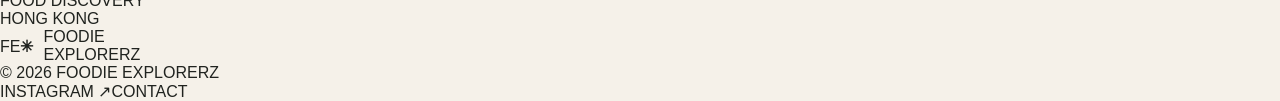
<file: guides.html>
<!doctype html><html lang="en"><head><meta charset="utf-8"><meta name="viewport" content="width=device-width,initial-scale=1"><title>Food Guides | Foodie Explorerz</title><link rel="stylesheet" href="styles.css?v=20261119-content-blog-22px"></head><body><div class="topline"><span>Hong Kong · F&B growth & food culture</span><span>Strategy with a community-first perspective</span></div><header class="header"><a class="brand" href="index.html"><span class="brand-symbol">FE<b>✳</b></span><span class="brand-word">FOODIE<br>EXPLORERZ</span></a><button class="menu" aria-label="Toggle navigation">☰</button><nav class="nav"><a href="index.html">Home</a><a href="services.html">What we do</a><a href="work.html">Our work</a><a href="community.html">Our community</a><a class="active" href="guides.html">Food guides</a><a href="about.html">About</a><a href="media.html">Media</a><a class="nav-button" href="contact.html">Let's talk <span>↗</span></a></nav></header><main><section class="page-hero"><p class="kicker">FOOD GUIDES / GO EXPLORE</p><h1 class="display">Find your next<br><em>favourite table.</em></h1><p class="body-copy">The food discovery side of Foodie Explorerz. Explore Hong Kong and beyond through local finds, dietary-inclusive recommendations and places worth sharing.</p></section><div class="page-banner" style="background-image:url('https://images.unsplash.com/photo-1504674900247-0877df9cc836?auto=format&fit=crop&w=1800&q=85')"></div><section class="section"><div class="section-head"><div><p class="kicker">EXPLORE BY INTEREST</p><h2 class="h2">A little something<br><em>for every appetite.</em></h2></div><p class="body-copy">Our guides are designed to make food discovery easier, especially when you're navigating different dietary preferences and requirements.</p></div><p class="guide-bridge">Our editorial guides connect 26.7K+ Hong Kong diners and travellers with standout food spots and products, giving our F&B partners built-in discovery alongside their campaigns.</p><div class="guide-grid"><a class="guide-tile" style="background-image:url('https://images.unsplash.com/photo-1555939594-58d7cb561ad1?auto=format&fit=crop&w=900&q=85')" href="https://www.instagram.com/foodie_explorerz/" target="_blank"><div><span>DIETARY-INCLUSIVE</span><h3>Halal-friendly finds</h3></div></a><a class="guide-tile" style="background-image:url('https://images.unsplash.com/photo-1512621776951-a57141f2eefd?auto=format&fit=crop&w=900&q=85')" href="https://www.instagram.com/foodie_explorerz/" target="_blank"><div><span>PLANT-FOCUSED</span><h3>Vegetarian & vegan</h3></div></a><a class="guide-tile" style="background-image:url('https://images.unsplash.com/photo-1547592180-85f173990554?auto=format&fit=crop&w=900&q=85')" href="https://www.instagram.com/foodie_explorerz/" target="_blank"><div><span>DESTINATION</span><h3>Hong Kong food trails</h3></div></a></div><section class="section city-guides"><div class="section-head"><div><p class="kicker">EXPLORE BY CITY</p><h2 class="h2">Food stories<br><em>near and far.</em></h2></div><p class="body-copy">Our food guides and written stories will live together here — starting with Hong Kong, with more destinations across the Greater Bay Area coming soon.</p></div><div class="blog-cities"><a class="blog-city featured" href="https://www.instagram.com/foodie_explorerz/" target="_blank" rel="noopener"><div><span class="city-no">01 / THE HOME CITY</span><h3>Hong Kong</h3><p>Restaurant discoveries, dietary-inclusive finds and local food stories.</p></div><span class="city-status">Explore Hong Kong ↗</span></a><div class="blog-city"><div><span class="city-no">02 / ACROSS THE WATER</span><h3>Macau</h3><p>Local dining discoveries and food culture.</p></div><span class="city-status">Coming soon</span></div><div class="blog-city"><div><span class="city-no">03 / THE NEIGHBOUR</span><h3>Shenzhen</h3><p>New openings, food culture and places to know.</p></div><span class="city-status">Coming soon</span></div><div class="blog-city"><div><span class="city-no">04 / FURTHER NORTH</span><h3>Guangzhou</h3><p>Cantonese food heritage and contemporary dining.</p></div><span class="city-status">Coming soon</span></div></div></section><div class="notice" style="margin-top:28px">Food guides and social recommendations are a starting point for discovery, not a guarantee of current certification, ingredients or allergen safety. Please confirm details directly with each restaurant before visiting.</div><div style="margin-top:28px"><a class="btn" href="https://www.instagram.com/foodie_explorerz/" target="_blank" rel="noopener">Explore the latest on Instagram <span class="arrow">↗</span></a></div></section><section class="cta"><div><p class="kicker">FOR RESTAURANTS & HOSPITALITY BRANDS</p><h2>Want to be<br><em>discovered?</em></h2><p>Find out how Foodie Explorerz can help your brand connect with food-loving audiences.</p><a class="btn btn-light" href="services.html">Explore brand partnerships <span class="arrow">↗</span></a></div><div class="cta-aside">FOODIE EXPLORERZ<br>FOOD DISCOVERY<br>HONG KONG</div></section></main><footer class="footer"><a class="brand" href="index.html"><span class="brand-symbol">FE<b>✳</b></span><span class="brand-word">FOODIE<br>EXPLORERZ</span></a><span>© <span data-year></span> FOODIE EXPLORERZ</span><div class="footer-links"><a href="https://www.instagram.com/foodie_explorerz/">INSTAGRAM ↗</a><a href="contact.html">CONTACT</a></div></footer><script src="script.js"></script></body></html>
</file>
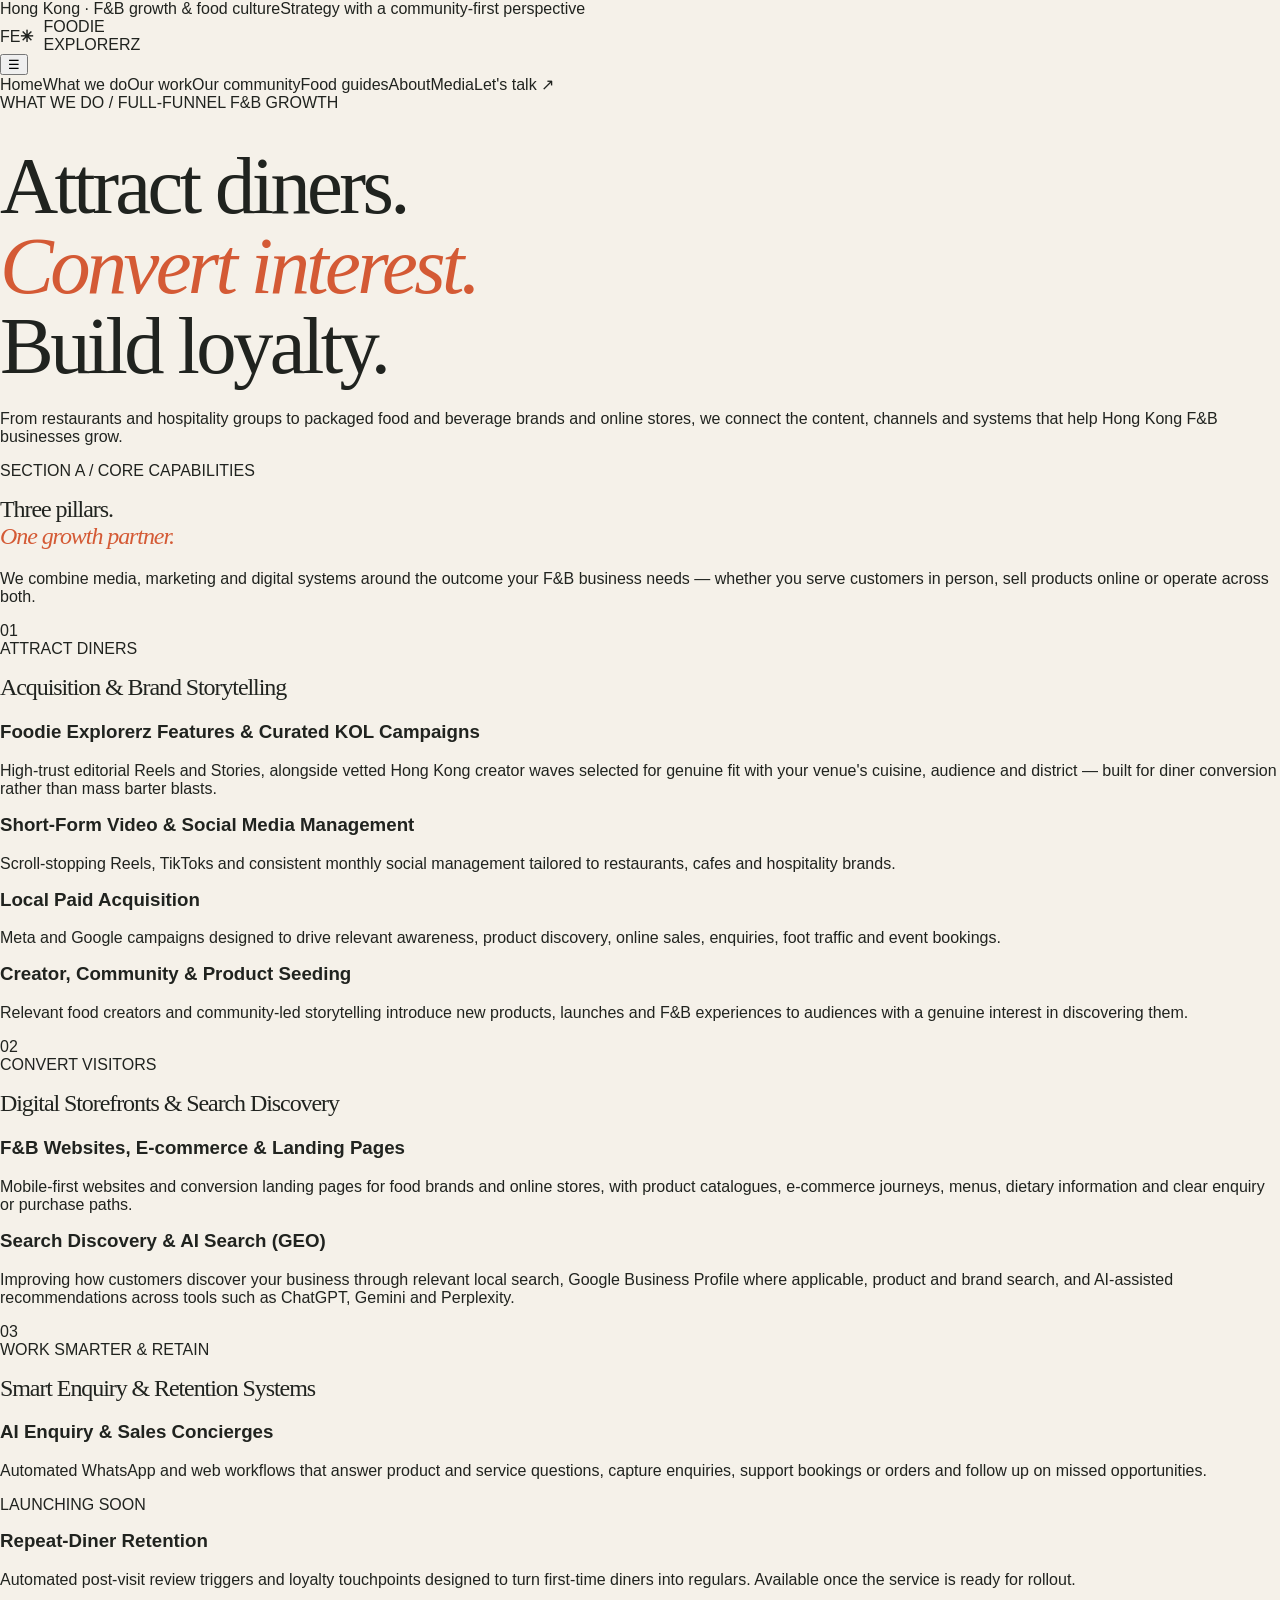
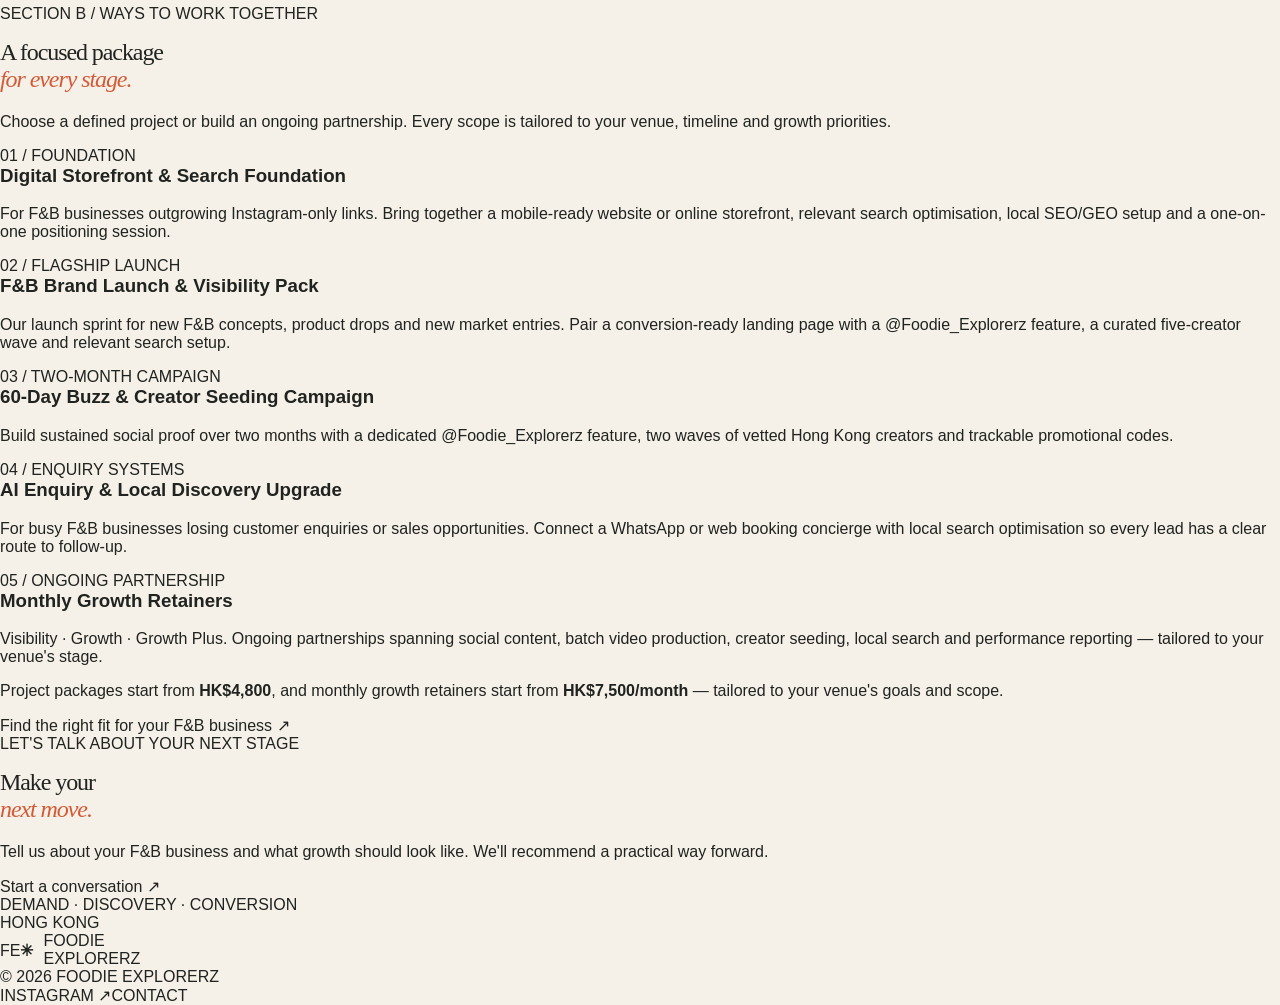
<file: services.html>
<!doctype html><html lang="en"><head><meta charset="utf-8"><meta name="viewport" content="width=device-width,initial-scale=1"><meta name="description" content="Hong Kong's F&B growth partner combining food media authority, curated creator campaigns, digital storefronts and smart booking workflows."><meta name="theme-color" content="#f6f2ea"><title>What We Do | Foodie Explorerz</title><link rel="stylesheet" href="styles.css?v=20261122-expanded-fnb"></head><body><div class="topline"><span>Hong Kong · F&B growth & food culture</span><span>Strategy with a community-first perspective</span></div><header class="header"><a class="brand" href="index.html"><span class="brand-symbol">FE<b>✳</b></span><span class="brand-word">FOODIE<br>EXPLORERZ</span></a><button class="menu" aria-label="Toggle navigation" aria-expanded="false">☰</button><nav class="nav"><a class="" href="index.html">Home</a><a class="active" href="services.html">What we do</a><a class="" href="work.html">Our work</a><a href="community.html">Our community</a><a href="guides.html">Food guides</a><a class="" href="about.html">About</a><a href="media.html">Media</a><a class="nav-button " href="contact.html">Let's talk <span>↗</span></a></nav></header><main><section class="page-hero"><p class="kicker">WHAT WE DO / FULL-FUNNEL F&B GROWTH</p><h1 class="display">Attract diners.<br><em>Convert interest.</em><br>Build loyalty.</h1><p class="body-copy">From restaurants and hospitality groups to packaged food and beverage brands and online stores, we connect the content, channels and systems that help Hong Kong F&B businesses grow.</p></section><!-- REPLACE WITH REAL HK SHOOT PHOTO: wide restaurant, food or venue image relevant to this page. -->
<div class="page-banner" style="background-image:url('https://images.unsplash.com/photo-1556742049-0cfed4f6a45d?auto=format&fit=crop&w=1800&q=85')"></div>
<section class="section"><div class="section-head"><div><p class="kicker">SECTION A / CORE CAPABILITIES</p><h2 class="h2">Three pillars.<br><em>One growth partner.</em></h2></div><p class="body-copy">We combine media, marketing and digital systems around the outcome your F&B business needs — whether you serve customers in person, sell products online or operate across both.</p></div>
<div class="pillar-block"><div class="pillar-heading"><span class="pillar-number">01</span><div><p class="kicker">ATTRACT DINERS</p><h2 class="h2">Acquisition & Brand Storytelling</h2></div></div><div class="feature-list"><article class="feature"><h3>Foodie Explorerz Features & Curated KOL Campaigns</h3><p>High-trust editorial Reels and Stories, alongside vetted Hong Kong creator waves selected for genuine fit with your venue's cuisine, audience and district — built for diner conversion rather than mass barter blasts.</p></article><article class="feature"><h3>Short-Form Video & Social Media Management</h3><p>Scroll-stopping Reels, TikToks and consistent monthly social management tailored to restaurants, cafes and hospitality brands.</p></article><article class="feature"><h3>Local Paid Acquisition</h3><p>Meta and Google campaigns designed to drive relevant awareness, product discovery, online sales, enquiries, foot traffic and event bookings.</p></article><article class="feature"><h3>Creator, Community & Product Seeding</h3><p>Relevant food creators and community-led storytelling introduce new products, launches and F&B experiences to audiences with a genuine interest in discovering them.</p></article></div></div>
<div class="pillar-block"><div class="pillar-heading"><span class="pillar-number">02</span><div><p class="kicker">CONVERT VISITORS</p><h2 class="h2">Digital Storefronts & Search Discovery</h2></div></div><div class="feature-list"><article class="feature"><h3>F&B Websites, E-commerce & Landing Pages</h3><p>Mobile-first websites and conversion landing pages for food brands and online stores, with product catalogues, e-commerce journeys, menus, dietary information and clear enquiry or purchase paths.</p></article><article class="feature"><h3>Search Discovery & AI Search (GEO)</h3><p>Improving how customers discover your business through relevant local search, Google Business Profile where applicable, product and brand search, and AI-assisted recommendations across tools such as ChatGPT, Gemini and Perplexity.</p></article></div></div>
<div class="pillar-block"><div class="pillar-heading"><span class="pillar-number">03</span><div><p class="kicker">WORK SMARTER & RETAIN</p><h2 class="h2">Smart Enquiry & Retention Systems</h2></div></div><div class="feature-list"><article class="feature"><h3>AI Enquiry & Sales Concierges</h3><p>Automated WhatsApp and web workflows that answer product and service questions, capture enquiries, support bookings or orders and follow up on missed opportunities.</p></article><article class="feature"><p class="kicker">LAUNCHING SOON</p><h3>Repeat-Diner Retention</h3><p>Automated post-visit review triggers and loyalty touchpoints designed to turn first-time diners into regulars. Available once the service is ready for rollout.</p></article></div></div></section>
<section class="section services-preview"><div class="section-head"><div><p class="kicker">SECTION B / WAYS TO WORK TOGETHER</p><h2 class="h2">A focused package<br><em>for every stage.</em></h2></div><p class="body-copy">Choose a defined project or build an ongoing partnership. Every scope is tailored to your venue, timeline and growth priorities.</p></div><div class="package-grid">
<article class="package-card"><span class="package-index">01 / FOUNDATION</span><h3>Digital Storefront & Search Foundation</h3><p>For F&B businesses outgrowing Instagram-only links. Bring together a mobile-ready website or online storefront, relevant search optimisation, local SEO/GEO setup and a one-on-one positioning session.</p></article>
<article class="package-card featured-package"><span class="package-index">02 / FLAGSHIP LAUNCH</span><h3>F&B Brand Launch & Visibility Pack</h3><p>Our launch sprint for new F&B concepts, product drops and new market entries. Pair a conversion-ready landing page with a @Foodie_Explorerz feature, a curated five-creator wave and relevant search setup.</p></article>
<article class="package-card"><span class="package-index">03 / TWO-MONTH CAMPAIGN</span><h3>60-Day Buzz & Creator Seeding Campaign</h3><p>Build sustained social proof over two months with a dedicated @Foodie_Explorerz feature, two waves of vetted Hong Kong creators and trackable promotional codes.</p></article>
<article class="package-card"><span class="package-index">04 / ENQUIRY SYSTEMS</span><h3>AI Enquiry & Local Discovery Upgrade</h3><p>For busy F&B businesses losing customer enquiries or sales opportunities. Connect a WhatsApp or web booking concierge with local search optimisation so every lead has a clear route to follow-up.</p></article>
<article class="package-card"><span class="package-index">05 / ONGOING PARTNERSHIP</span><h3>Monthly Growth Retainers</h3><p>Visibility · Growth · Growth Plus. Ongoing partnerships spanning social content, batch video production, creator seeding, local search and performance reporting — tailored to your venue's stage.</p></article>
</div><p class="pricing-anchor">Project packages start from <strong>HK$4,800</strong>, and monthly growth retainers start from <strong>HK$7,500/month</strong> — tailored to your venue's goals and scope.</p><div class="services-cta-row"><a class="btn" href="contact.html">Find the right fit for your F&B business <span class="arrow">↗</span></a></div></section>
<section class="cta"><div><p class="kicker">LET'S TALK ABOUT YOUR NEXT STAGE</p><h2>Make your<br><em>next move.</em></h2><p>Tell us about your F&B business and what growth should look like. We'll recommend a practical way forward.</p><a class="btn btn-light" href="contact.html">Start a conversation <span class="arrow">↗</span></a></div><div class="cta-aside">DEMAND · DISCOVERY · CONVERSION<br>HONG KONG</div></section></main><footer class="footer"><a class="brand" href="index.html"><span class="brand-symbol">FE<b>✳</b></span><span class="brand-word">FOODIE<br>EXPLORERZ</span></a><span>© <span data-year></span> FOODIE EXPLORERZ</span><div class="footer-links"><a href="https://www.instagram.com/foodie_explorerz/" target="_blank" rel="noopener">INSTAGRAM ↗</a><a href="contact.html">CONTACT</a></div></footer><script src="script.js"></script></body></html>
</file>
<file: styles.css>
:root{--cream:#f5f1e9;--paper:#ebe5d9;--ink:#20231f;--muted:#77776d;--orange:#d45a35;--line:rgba(32,35,31,.18);--serif:'Playfair Display',Georgia,serif;--sans:'DM Sans',Arial,sans-serif}*{box-sizing:border-box}html{scroll-behavior:smooth}body{margin:0;background:var(--cream);color:var(--ink);font-family:var(--sans);-webkit-font-smoothing:antialiased}a{color:inherit;text-decoration:none}.announcement{height:32px;padding:0 5.5%;display:flex;align-items:center;justify-content:space-between;background:var(--ink);color:#f5f1e9;font-size:9px;letter-spacing:.16em}.site-header{height:88px;padding:0 5.5%;display:flex;align-items:center;justify-content:space-between;border-bottom:1px solid var(--line);position:relative;z-index:5}.brand{display:flex;align-items:center;gap:10px}.brand-mark{font-family:var(--serif);font-size:30px;font-weight:700;letter-spacing:-.1em}.brand-mark span{color:var(--orange);font-size:19px;vertical-align:top;margin-left:3px}.brand-name{font-size:9px;line-height:1.15;font-weight:700;letter-spacing:.13em}.main-nav{display:flex;align-items:center;gap:34px;font-size:11px;font-weight:600}.main-nav a:not(.nav-cta){transition:color .2s}.main-nav a:hover,.text-link:hover{color:var(--orange)}.nav-cta{padding:13px 18px;border:1px solid var(--ink);border-radius:2px}.nav-cta span{margin-left:15px;color:var(--orange)}.menu-toggle{display:none;border:0;background:none;font-size:22px}.hero{min-height:650px;padding:75px 5.5% 72px;display:grid;grid-template-columns:1fr 1fr;gap:6%;position:relative;overflow:hidden}.hero-copy{padding:40px 0 0;max-width:570px}.eyebrow,.section-kicker{font-size:9px;font-weight:700;letter-spacing:.19em}.eyebrow{display:flex;align-items:center;gap:12px}.eyebrow-line{width:28px;height:1px;background:var(--orange)}h1,h2,h3,p{margin-top:0}h1,h2{font-family:var(--serif);font-weight:500;letter-spacing:-.045em}h1{font-size:clamp(55px,6.3vw,91px);line-height:.99;margin:34px 0 25px}h1 em,h2 em{font-weight:500;color:var(--orange)}.hero-intro{font-size:15px;line-height:1.85;max-width:440px;color:#5e6058}.hero-actions{display:flex;align-items:center;gap:27px;margin-top:34px}.button{display:inline-flex;align-items:center;gap:35px;padding:17px 20px;font-size:10px;font-weight:700;letter-spacing:.04em;transition:transform .2s,background .2s}.button:hover{transform:translateY(-3px)}.button-dark{background:var(--ink);color:var(--cream)}.button-dark span,.button-light span{color:var(--orange);font-size:16px}.text-link{font-size:10px;font-weight:700}.text-link span{margin-left:9px;color:var(--orange)}.hero-footnote{margin-top:75px;font-size:8px;letter-spacing:.15em;color:var(--muted)}.dot{display:inline-block;width:6px;height:6px;background:var(--orange);border-radius:50%;margin-right:8px}.hero-visual{position:relative;min-height:490px}.hero-photo{position:absolute;background-size:cover;background-position:center}.photo-main{inset:0 9% 8% 8%;background-image:url('https://images.unsplash.com/photo-1759800805898-269a6937be84?auto=format&fit=crop&w=1200&q=85')}.photo-detail{width:38%;height:39%;right:0;bottom:0;border:9px solid var(--cream);background-image:url('https://images.unsplash.com/photo-1771773320555-24076a009bc6?auto=format&fit=crop&w=700&q=85')}.photo-stamp{position:absolute;left:0;bottom:12%;width:116px;height:116px;background:var(--orange);color:white;border-radius:50%;display:flex;flex-direction:column;align-items:center;justify-content:center;text-align:center;transform:rotate(-10deg)}.photo-stamp span{font-size:7px;letter-spacing:.18em}.photo-stamp strong{font-family:var(--serif);font-size:17px;line-height:1.03;margin:5px 0}.vertical-note{position:absolute;right:-22px;top:6%;writing-mode:vertical-rl;font-size:8px;letter-spacing:.16em;color:var(--muted)}.hero-index{position:absolute;bottom:22px;right:5.5%;font-size:9px;letter-spacing:.15em}.hero-index span{color:var(--orange);padding:0 7px}.proof-strip{padding:34px 5.5%;background:var(--paper);display:grid;grid-template-columns:1.35fr 1fr 1fr .8fr 1.3fr;align-items:center;gap:20px}.proof-intro{font-family:var(--serif);font-size:19px;line-height:1.2}.proof-intro em{color:var(--orange)}.proof-item strong{display:block;font-family:var(--serif);font-size:37px;font-weight:500;letter-spacing:-.05em}.proof-item strong span{color:var(--orange)}.proof-item small{font-size:8px;letter-spacing:.13em;color:var(--muted)}.proof-note{font-size:10px;line-height:1.6;color:var(--muted);max-width:160px;margin:0}.section-pad{padding:112px 9%}.section-kicker{color:var(--orange)}.intro-grid{display:grid;grid-template-columns:1.1fr .9fr;gap:12%;align-items:end;margin-top:35px}.intro-grid h2,.section-heading h2{font-size:clamp(46px,5.3vw,72px);line-height:1.02;margin:0}.intro-body{max-width:430px;padding-bottom:7px}.lead{font-family:var(--serif);font-size:23px;line-height:1.35}.intro-body p:not(.lead){font-size:12px;line-height:1.9;color:var(--muted)}.underlined-link{display:inline-block;margin-top:13px;padding-bottom:8px;border-bottom:1px solid var(--ink);font-size:10px;font-weight:700}.underlined-link span{color:var(--orange);margin-left:18px}.intro-image{height:340px;margin-top:65px;background:url('https://images.unsplash.com/photo-1775546727602-db92d1c4e65a?auto=format&fit=crop&w=1800&q=85') center 48%/cover}.image-caption{margin:12px 0 0;text-align:right;font-size:8px;letter-spacing:.15em;color:var(--muted)}.services-section{background:var(--paper)}.section-heading{display:flex;align-items:end;justify-content:space-between;gap:50px;margin-bottom:60px}.section-heading>p{max-width:300px;font-size:12px;line-height:1.9;color:var(--muted);margin-bottom:5px}.section-heading h2{margin-top:27px}.service-list{border-top:1px solid var(--line)}.service-row{display:grid;grid-template-columns:70px 1fr 30px;gap:20px;align-items:center;padding:27px 0;border-bottom:1px solid var(--line)}.service-number{font-size:9px;color:var(--orange);letter-spacing:.1em}.service-row h3{font-family:var(--serif);font-size:25px;font-weight:500;margin:0 0 6px}.service-row p{font-size:11px;color:var(--muted);margin:0;line-height:1.6}.service-arrow{font-size:19px;color:var(--orange);text-align:right}.services-foot{font-size:8px;letter-spacing:.16em;color:var(--muted);margin:28px 0 0}.community-section{display:grid;grid-template-columns:1fr 1fr;min-height:590px;background:var(--ink);color:var(--cream)}.community-photo{background:url('https://images.unsplash.com/photo-1768185621013-5e42455a8e9f?auto=format&fit=crop&w=1200&q=85') center/cover;min-height:590px}.community-copy{padding:85px 12%;align-self:center}.community-copy .section-kicker{color:#e28a6e}.giant-number{font-family:var(--serif);font-size:74px;letter-spacing:-.06em;margin:35px 0 12px}.giant-number span{font-size:35px;color:#e28a6e}.community-copy h2{font-size:46px;line-height:1.04;margin-bottom:23px}.community-copy h2 em{color:#e28a6e}.community-copy>p:not(.giant-number){max-width:420px;font-size:12px;line-height:1.9;color:#c3c1b8;margin-bottom:28px}.button-light{background:var(--cream);color:var(--ink)}.work-grid{display:grid;grid-template-columns:1.25fr .75fr;gap:30px}.work-image{background-size:cover;background-position:center;height:310px}.work-image-one{background-image:url('https://images.unsplash.com/photo-1768185621013-5e42455a8e9f?auto=format&fit=crop&w=1200&q=85')}.work-image-two{background-image:url('https://images.unsplash.com/photo-1771773320555-24076a009bc6?auto=format&fit=crop&w=900&q=85')}.work-meta{display:flex;justify-content:space-between;margin:16px 0 10px;font-size:8px;letter-spacing:.15em;color:var(--muted)}.work-card h3{font-family:var(--serif);font-size:27px;font-weight:500;line-height:1.15}.portfolio-note{font-size:10px;color:var(--muted);margin-top:28px}.portfolio-note a{color:var(--orange);font-weight:700}.press-section{background:var(--paper);text-align:center;padding-top:90px;padding-bottom:90px}.press-section h2{font-size:48px;line-height:1.08;margin:25px 0 42px}.press-logos{display:flex;justify-content:center;align-items:center;gap:clamp(25px,6vw,80px);padding:28px 0;border-top:1px solid var(--line);border-bottom:1px solid var(--line);font-family:var(--serif);font-size:25px;font-weight:700;letter-spacing:-.04em}.press-logos span:nth-child(2),.press-logos span:nth-child(4){font-family:var(--sans);font-size:17px;letter-spacing:.06em}.press-section>p:last-child{font-size:10px;color:var(--muted);margin:20px auto 0;max-width:440px;line-height:1.7}.insights-section{padding-bottom:120px}.insight-placeholder{height:210px;background:#e7dfd1;display:flex;align-items:center;justify-content:center;flex-direction:column;position:relative}.insight-placeholder>span:first-child{font-size:8px;letter-spacing:.2em;color:var(--orange)}.insight-placeholder p{font-family:var(--serif);font-size:27px;margin:12px 0}.insight-mark{position:absolute;right:25px;bottom:15px;font-family:var(--serif);font-size:25px;color:rgba(32,35,31,.2)}.contact-section{background:var(--orange);color:#fff;padding:100px 9%;display:flex;align-items:end;justify-content:space-between;gap:50px}.contact-inner .section-kicker{color:#f8d8ca}.contact-section h2{font-size:clamp(62px,8vw,105px);line-height:.9;margin:30px 0 25px}.contact-section h2 em{color:#2a2c27}.contact-inner>p{font-size:12px;line-height:1.8;max-width:360px;color:#fae5dc;margin-bottom:27px}.contact-side{text-align:right;font-size:8px;letter-spacing:.15em;line-height:2;color:#f7d5c8}.site-footer{padding:28px 5.5%;display:flex;align-items:center;justify-content:space-between;font-size:8px;letter-spacing:.12em;color:var(--muted)}.brand-footer .brand-mark{color:var(--ink)}.brand-footer .brand-name{color:var(--ink)}@media(max-width:900px){.main-nav{gap:18px}.hero{gap:3%;padding-top:50px}.proof-strip{grid-template-columns:repeat(4,1fr)}.proof-note{display:none}.section-pad{padding:85px 7%}.community-copy{padding:65px 9%}}@media(max-width:650px){.announcement{font-size:7px;padding:0 5%;height:29px}.announcement span:last-child{display:none}.site-header{height:72px;padding:0 5%}.menu-toggle{display:block}.main-nav{display:none;position:absolute;top:71px;left:0;right:0;background:var(--cream);padding:22px 6%;border-bottom:1px solid var(--line);flex-direction:column;align-items:flex-start;gap:22px}.main-nav.open{display:flex}.nav-cta{margin-top:3px}.hero{display:block;padding:45px 6% 55px}.hero-copy{padding:0}.hero h1{font-size:60px}.hero-intro{font-size:13px}.hero-footnote{margin-top:45px}.hero-visual{min-height:360px;margin-top:35px}.photo-main{inset:0 8% 8% 8%}.photo-detail{width:38%;height:38%}.photo-stamp{width:90px;height:90px}.photo-stamp strong{font-size:14px}.vertical-note{right:-12px}.hero-index{right:6%;bottom:15px}.proof-strip{padding:27px 6%;grid-template-columns:1fr 1fr;row-gap:24px}.proof-intro{font-size:17px}.proof-item strong{font-size:32px}.proof-item small{font-size:7px}.section-pad{padding:75px 6%}.intro-grid{display:block;margin-top:28px}.intro-grid h2,.section-heading h2{font-size:53px}.intro-body{margin-top:30px}.intro-image{height:240px;margin-top:40px}.section-heading{display:block;margin-bottom:38px}.section-heading>p{margin-top:22px}.service-row{grid-template-columns:28px 1fr 20px;gap:10px;padding:22px 0}.service-row h3{font-size:21px}.service-row p{font-size:10px}.community-section{grid-template-columns:1fr}.community-photo{min-height:300px}.community-copy{padding:55px 7% 65px}.community-copy h2{font-size:40px}.giant-number{font-size:65px}.work-grid{grid-template-columns:1fr;gap:35px}.work-image{height:240px}.work-card h3{font-size:24px}.press-section h2{font-size:39px}.press-logos{gap:20px;flex-wrap:wrap;font-size:21px}.press-logos span:nth-child(2),.press-logos span:nth-child(4){font-size:14px}.insight-placeholder{height:170px;text-align:center;padding:20px}.insight-placeholder p{font-size:22px}.contact-section{padding:75px 7%;display:block}.contact-section h2{font-size:78px}.contact-side{text-align:left;margin-top:55px}.site-footer{padding:25px 6%;gap:18px;flex-wrap:wrap}.site-footer>span{order:3;width:100%;font-size:7px}}
.testimonials-section{background:#f9f6f0}.testimonial-grid{display:grid;grid-template-columns:repeat(3,1fr);gap:18px}.testimonial-grid blockquote{margin:0;padding:28px 25px 25px;background:#ebe5d9;min-height:235px;display:flex;flex-direction:column}.testimonial-grid blockquote>span{font-family:var(--serif);font-size:50px;line-height:.7;color:var(--orange)}.testimonial-grid blockquote p{font-family:var(--serif);font-size:17px;line-height:1.5;margin:18px 0 25px}.testimonial-grid cite{font-style:normal;font-size:8px;font-weight:700;letter-spacing:.16em;color:var(--muted);margin-top:auto}@media(max-width:650px){.testimonial-grid{grid-template-columns:1fr}.testimonial-grid blockquote{min-height:0}.testimonial-grid blockquote p{font-size:16px}}
</file>
